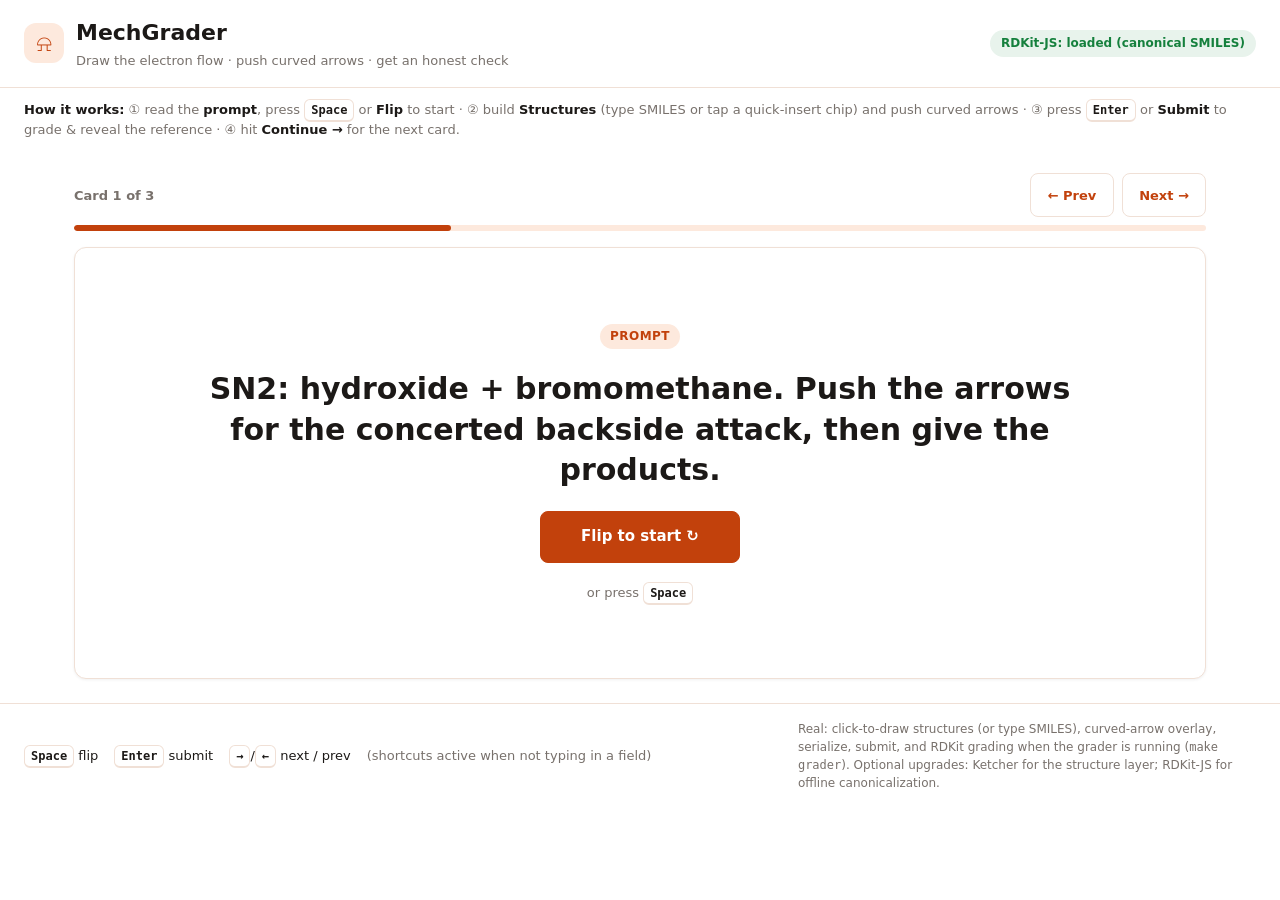
<file: web/mechgrader/index.html>
<!DOCTYPE html>
<html lang="en">
<head>
<meta charset="UTF-8" />
<meta name="viewport" content="width=device-width, initial-scale=1" />
<title>MechGrader — organic mechanism practice</title>
<link rel="stylesheet" href="./app.css" />
<!-- Vendored RDKit-JS (WASM), offline. Defines window.initRDKitModule so the
     editor canonicalizes SMILES in-browser instead of the string fallback. -->
<script src="./vendor/rdkit/RDKit_minimal.js"></script>
</head>
<body>
<header class="topbar">
  <div class="brand">
    <span class="brand-mark" aria-hidden="true">&#9086;</span>
    <div>
      <h1>MechGrader</h1>
      <p class="tagline">Draw the electron flow &middot; push curved arrows &middot; get an honest check</p>
    </div>
  </div>
  <div class="topbar-meta">
    <span id="rdkitStatus" class="badge badge-warn" title="Chemistry engine">RDKit-JS: checking&hellip;</span>
  </div>
</header>

<div class="howto">
  <b>How it works:</b> &#9312; read the <b>prompt</b>, press <kbd>Space</kbd> or <b>Flip</b> to start
  &middot; &#9313; build <b>Structures</b> (type SMILES or tap a quick-insert chip) and push curved
  arrows &middot; &#9314; press <kbd>Enter</kbd> or <b>Submit</b> to grade &amp; reveal the reference
  &middot; &#9315; hit <b>Continue &#8594;</b> for the next card.
</div>

<main class="deck">
  <div class="deck-progress">
    <div class="deck-progress-row">
      <span class="deck-count" id="deckCount">Card 1 of 1</span>
      <div class="deck-nav">
        <button id="prevBtn" class="btn" type="button" aria-label="Previous card">&#8592; Prev</button>
        <button id="nextBtn" class="btn" type="button" aria-label="Next card">Next &#8594;</button>
      </div>
    </div>
    <div class="deck-bar" role="progressbar" aria-label="Deck progress" aria-valuemin="1" aria-valuenow="1">
      <div class="deck-bar-fill" id="deckBarFill"></div>
    </div>
  </div>

  <div class="flashcard" id="flashcard" data-phase="front">
    <div class="flashcard-inner">
      <!-- FRONT: the prompt only -->
      <section class="face face-front" aria-label="Card front — prompt">
        <span class="mech-pin">Prompt</span>
        <p class="prompt-big" id="frontPrompt"></p>
        <button id="flipBtn" class="btn btn-primary flip-btn" type="button">Flip to start &#8635;</button>
        <p class="flip-hint muted">or press <kbd>Space</kbd></p>
      </section>

      <!-- BACK: the working area (editor + outputs), gated by phase -->
      <div class="face face-back" aria-label="Card back — working area">
        <section id="mechEditor" class="editor-col" aria-label="Mechanism editor"></section>

        <aside class="output-col">
          <div class="card panel">
            <div class="panel-head">
              <h2 class="mech-h2">Assembled JSON</h2>
              <span class="panel-hint">updates live</span>
            </div>
            <details class="json-details" open>
              <summary>Mechanism JSON</summary>
              <pre id="jsonBox" class="json-pre">{
  "steps": []
}</pre>
            </details>
          </div>

          <div class="card panel result-panel">
            <div class="panel-head">
              <h2 class="mech-h2">Result</h2>
              <span class="panel-hint">pass / fail</span>
            </div>
            <div id="gradeBox" class="grade-box" aria-live="polite">
              <p class="muted">Press <kbd>Enter</kbd> or click <b>Submit</b> to grade.</p>
            </div>
          </div>

          <div class="card panel reference-panel">
            <div class="panel-head">
              <h2 class="mech-h2">Reference (answer)</h2>
              <button id="flipRefBtn" class="btn btn-ghost" type="button" aria-expanded="true">Hide</button>
            </div>
            <div id="referenceBox" class="reference-box" aria-live="polite"></div>
            <p id="referenceHidden" class="muted" hidden>Hidden. Click <b>Show</b> to compare with the reference.</p>
          </div>

          <div class="continue-bar">
            <button id="restartBtn" class="btn" type="button" title="Reset this card's working area">&#8635; Restart card</button>
            <button id="continueBtn" class="btn btn-primary" type="button">Continue &#8594;</button>
          </div>
        </aside>
      </div>
    </div>
  </div>
</main>

<footer class="footbar">
  <div class="shortcuts" aria-label="Keyboard shortcuts">
    <span><kbd>Space</kbd> flip</span>
    <span><kbd>Enter</kbd> submit</span>
    <span><kbd>&#8594;</kbd>/<kbd>&#8592;</kbd> next / prev</span>
    <span class="muted">(shortcuts active when not typing in a field)</span>
  </div>
  <div class="honesty muted">
    Real: click-to-draw structures (or type SMILES), curved-arrow overlay, serialize, submit,
    and RDKit grading when the grader is running (<code>make grader</code>). Optional upgrades:
    Ketcher for the structure layer; RDKit-JS for offline canonicalization.
  </div>
</footer>

<script type="module">
  // ── Standalone wiring: this is the ONLY page-specific glue. The bundle
  //    (mechanism.js / arrows.js / editor.js / rdkit.js) is embed-ready as-is. ──
  import { MechEditor } from "./editor.js";
  import { loadRDKit, isRDKitReady, gradeAgainstReference } from "./rdkit.js";

  // A "MechCard" = { prompt, reference } where reference is a serialized
  // Mechanism (exactly the grader's JSON shape). These live only on the client
  // here; in a real deployment the reference/answer stays server-side.
  const CARDS = [
    {
      prompt: "SN2: hydroxide + bromomethane. Push the arrows for the concerted backside attack, then give the products.",
      reference: {
        steps: [
          {
            reactants: ["[OH-:1]", "[CH3:2][Br:3]"],
            arrows: [
              { from: "lp:0", to: "atom:1", kind: "curved" },
              { from: "bond:1-2", to: "atom:2", kind: "curved" },
            ],
            products: ["[CH3:2][OH:1]", "[Br-:3]"],
          },
        ],
      },
    },
    {
      prompt: "SN1 (rate-determining step): ionization of tert-butyl bromide. Push the arrow that breaks the C\u2013Br bond, then give the carbocation + bromide.",
      reference: {
        steps: [
          {
            reactants: ["[CH3:1][C:2]([CH3:3])([CH3:4])[Br:5]"],
            arrows: [{ from: "bond:1-4", to: "atom:4", kind: "curved" }],
            products: ["[CH3:1][C+:2]([CH3:3])[CH3:4]", "[Br-:5]"],
          },
        ],
      },
    },
    {
      prompt: "Nucleophilic addition: cyanide + formaldehyde. Push the C\u2013C bond-forming arrow and the C=O \u03c0 arrow, then give the alkoxide.",
      reference: {
        steps: [
          {
            reactants: ["[C-:1]#[N:2]", "[CH2:3]=[O:4]"],
            arrows: [
              { from: "atom:0", to: "atom:2", kind: "curved" },
              { from: "bond:2-3", to: "atom:3", kind: "curved" },
            ],
            products: ["[N:2]#[C:1][CH2:3][O-:4]"],
          },
        ],
      },
    },
  ];

  const N = CARDS.length;
  let current = 0;

  // ── per-card runtime state: each card owns its working area + phase + grade,
  //    so navigating between cards preserves each one's progress. ──
  //    phase ∈ { "front", "back", "graded" }
  const state = CARDS.map((card) => ({
    phase: "front",
    mechanism: startingMechanism(card), // serialized working mechanism
    grade: null,
    error: null,
    refShown: true, // reference auto-revealed on grade; toggleable
  }));

  // Tiny DOM helpers for the result panel.
  function pill(kind, label) {
    const s = document.createElement("span");
    s.className = "badge badge-" + kind;
    s.textContent = label;
    return s;
  }
  function text(t) {
    return document.createTextNode(t);
  }
  function spacer() {
    const s = document.createElement("span");
    s.className = "grow";
    return s;
  }

  // The grade callback seam. Submit calls THIS. It POSTs to the real RDKit
  // grader (chem-grader on :8000, endpoint /mech/grade) for an honest grade, and
  // falls back to the client-side string grader if the server is unreachable
  // (offline). Start the server with:  make grader   (clears :8000, serves this
  // editor at / AND the grader at /mech/grade on :8000).
  // Origin-aware: same-origin when the grader also serves this page (:8000),
  // else fall back to localhost:8000 (dev editor on :5178, or the iOS bundle).
  const GRADER_URL = (location.port === "8000")
    ? "/mech/grade"
    : "http://localhost:8000/mech/grade";
  window.mechgraderGrade = async (mechanism) => {
    const reference = CARDS[current].reference;
    try {
      const res = await fetch(GRADER_URL, {
        method: "POST",
        headers: { "Content-Type": "application/json" },
        body: JSON.stringify({ submission: mechanism, reference }),
      });
      if (!res.ok) throw new Error("server " + res.status);
      const g = await res.json(); // MechGrader grade dict (real RDKit)
      return {
        passed: !!g.passed,
        score: g.score,
        canonical: true,
        engine: "RDKit deterministic grader (server)",
        summary: g.summary || (g.reasons || []).join(" · ") || "graded",
        details: g,
      };
    } catch (e) {
      const g = gradeAgainstReference(mechanism, reference); // offline fallback
      g.engine = (g.engine || "string fallback") + " — server unreachable (start: make grader)";
      return g;
    }
  };

  // Start each card with the reactants prefilled (so the arrow tool is instantly
  // usable) but arrows + products empty — that's the part the student supplies.
  function startingMechanism(card) {
    const step0 = card.reference.steps[0];
    return { steps: [{ reactants: step0.reactants.slice(), arrows: [], products: [] }] };
  }

  // ── DOM refs ──
  const root = document.getElementById("mechEditor");
  const gradeBox = document.getElementById("gradeBox");
  const jsonBox = document.getElementById("jsonBox");
  const referenceBox = document.getElementById("referenceBox");
  const referenceHidden = document.getElementById("referenceHidden");
  const flashcard = document.getElementById("flashcard");
  const frontPrompt = document.getElementById("frontPrompt");
  const deckCount = document.getElementById("deckCount");
  const deckBar = document.querySelector(".deck-bar");
  const deckBarFill = document.getElementById("deckBarFill");
  const prevBtn = document.getElementById("prevBtn");
  const nextBtn = document.getElementById("nextBtn");
  const flipBtn = document.getElementById("flipBtn");
  const continueBtn = document.getElementById("continueBtn");
  const restartBtn = document.getElementById("restartBtn");
  const flipRefBtn = document.getElementById("flipRefBtn");

  // One MechEditor instance lives in the back face for the whole session; each
  // card's working state is swapped in/out of it via editor.reset (see navTo).
  const editor = new MechEditor(root, {
    prompt: CARDS[current].prompt,
    mechanism: state[current].mechanism,
    onSubmit: (mechanism, grade, error) => {
      const cur = state[current];
      cur.mechanism = mechanism; // persist the graded attempt
      cur.grade = grade;
      cur.error = error;
      cur.refShown = true; // GRADE phase reveals the reference for comparison
      cur.phase = "graded";
      render();
    },
    onFlip: () => flip(),
    onNext: () => nextCard(),
  });

  // Keep the assembled JSON live while working: the editor has no change event,
  // so refresh on any interaction inside it (typing SMILES, chips, arrows…).
  function refreshJson() {
    jsonBox.textContent = JSON.stringify(editor.getSerialized(), null, 2);
  }
  root.addEventListener("input", refreshJson);
  root.addEventListener("click", () => setTimeout(refreshJson, 0));

  function renderGrade(grade, error) {
    gradeBox.innerHTML = "";
    if (error) {
      gradeBox.append(pill("err", "\u2717 Error"), text(" " + (error.message || String(error))));
      return;
    }
    if (!grade) {
      gradeBox.innerHTML = "<p class='muted'>Press <kbd>Enter</kbd> or click <b>Submit</b> to grade.</p>";
      return;
    }
    const passed = !!grade.passed;
    const verdict = passed ? pill("ok", "\u2713 Product matches") : pill("err", "\u2717 Product differs");
    const engine = pill(grade.canonical ? "ok" : "warn", grade.engine);
    const line = document.createElement("div");
    line.className = "grade-line " + (passed ? "grade-pass" : "grade-fail");
    line.append(verdict, spacer(), text(`Score ${grade.score}/100`));
    const sum = document.createElement("p");
    sum.className = "grade-summary";
    sum.textContent = grade.summary;
    const eng = document.createElement("p");
    eng.className = "grade-engine muted";
    eng.append(text("engine: "), engine);
    const det = document.createElement("details");
    det.className = "json-details";
    const s = document.createElement("summary");
    s.textContent = "Grade details";
    const pre = document.createElement("pre");
    pre.className = "json-pre";
    pre.textContent = JSON.stringify(grade.details, null, 2);
    det.append(s, pre);
    gradeBox.append(line, sum, eng, det);
  }

  function readableReference(ref) {
    const box = document.createElement("div");
    box.className = "ref-readable";
    (ref.steps || []).forEach((step, i) => {
      const h = document.createElement("h3");
      h.textContent = `Step ${i + 1}`;
      const p = document.createElement("p");
      p.innerHTML =
        `<b>Reactants:</b> ${step.reactants.join("  +  ") || "\u2014"}<br>` +
        `<b>Arrows:</b> ${(step.arrows || []).map((a) => `${a.from}\u2192${a.to}`).join(", ") || "\u2014"}<br>` +
        `<b>Products:</b> ${step.products.join("  +  ") || "\u2014"}`;
      box.append(h, p);
    });
    return box;
  }

  function populateReference() {
    referenceBox.textContent = "";
    const ref = CARDS[current].reference;
    const pre = document.createElement("pre");
    pre.className = "json-pre";
    pre.textContent = JSON.stringify(ref, null, 2);
    referenceBox.appendChild(readableReference(ref));
    referenceBox.appendChild(pre);
  }

  // ── render the whole shell from state[current] ──
  function render() {
    const cur = state[current];
    frontPrompt.textContent = CARDS[current].prompt;
    deckCount.textContent = `Card ${current + 1} of ${N}`;
    deckBarFill.style.width = `${((current + 1) / N) * 100}%`;
    if (deckBar) deckBar.setAttribute("aria-valuenow", String(current + 1));
    flashcard.dataset.phase = cur.phase;
    refreshJson();
    renderGrade(cur.grade, cur.error);
    const showRef = cur.phase === "graded" && cur.refShown !== false;
    referenceBox.hidden = !showRef;
    referenceHidden.hidden = showRef;
    flipRefBtn.textContent = showRef ? "Hide" : "Show";
    flipRefBtn.setAttribute("aria-expanded", String(showRef));
    if (showRef) populateReference();
  }

  // ── 3D flip (front ⟷ working); prefers-reduced-motion → instant swap ──
  const REDUCE = window.matchMedia("(prefers-reduced-motion: reduce)");
  let flipping = false;
  function animateFlip(swap) {
    if (REDUCE.matches || flipping) { swap(); return; }
    flipping = true;
    const inner = flashcard.querySelector(".flashcard-inner");
    flashcard.classList.add("flipping");
    let swapped = false;
    const doSwap = () => { if (!swapped) { swapped = true; swap(); } };
    const timer = setTimeout(doSwap, 190); // swap faces at the edge-on midpoint
    const onEnd = () => {
      clearTimeout(timer);
      doSwap();
      flashcard.classList.remove("flipping");
      inner.removeEventListener("animationend", onEnd);
      flipping = false;
    };
    inner.addEventListener("animationend", onEnd);
  }
  function flip() {
    const cur = state[current];
    const target = cur.phase === "front" ? (cur.grade ? "graded" : "back") : "front";
    animateFlip(() => {
      cur.phase = target;
      render();
    });
  }

  // ── navigation (wraps); saves the current card's work before switching ──
  function navTo(i) {
    state[current].mechanism = editor.getSerialized();
    current = ((i % N) + N) % N;
    editor.reset(CARDS[current].prompt, state[current].mechanism);
    render();
  }
  const nextCard = () => navTo(current + 1);
  const prevCard = () => navTo(current - 1);

  // Explicit restart: reset ONLY the current card's working area (not others).
  function restartCard() {
    state[current] = {
      phase: "back",
      mechanism: startingMechanism(CARDS[current]),
      grade: null,
      error: null,
      refShown: true,
    };
    editor.reset(CARDS[current].prompt, state[current].mechanism);
    render();
  }

  // ── controls ──
  flipBtn.addEventListener("click", () => flip());
  prevBtn.addEventListener("click", () => prevCard());
  nextBtn.addEventListener("click", () => nextCard());
  continueBtn.addEventListener("click", () => nextCard());
  restartBtn.addEventListener("click", () => restartCard());
  flipRefBtn.addEventListener("click", () => {
    const cur = state[current];
    cur.refShown = !(cur.refShown !== false);
    render();
  });

  // ── keyboard: Space=flip, Enter=submit/grade, →/N=next, ←=prev ──
  document.addEventListener("keydown", (e) => {
    const t = e.target;
    const tag = t && t.tagName ? t.tagName.toLowerCase() : "";
    const typing = tag === "input" || tag === "textarea" || tag === "select" || (t && t.isContentEditable);
    if (typing || e.metaKey || e.ctrlKey || e.altKey) return;
    if (e.code === "Space") {
      e.preventDefault();
      flip();
    } else if (e.key === "Enter") {
      e.preventDefault();
      if (state[current].phase === "front") flip();
      else editor.submit();
    } else if (e.key === "ArrowRight" || e.key === "n" || e.key === "N") {
      e.preventDefault();
      nextCard();
    } else if (e.key === "ArrowLeft") {
      e.preventDefault();
      prevCard();
    }
  });

  // ── optional: try to bring up real RDKit-JS from an offline mirror. It is not
  //    vendored here, so this is EXPECTED to fail -> we stay on the honest
  //    string fallback and say so. ──
  const rdkitStatus = document.getElementById("rdkitStatus");
  (async () => {
    try {
      await loadRDKit();
      rdkitStatus.className = "badge badge-ok";
      rdkitStatus.textContent = "RDKit-JS: loaded (canonical SMILES)";
    } catch (_) {
      rdkitStatus.className = "badge badge-warn";
      rdkitStatus.textContent = "RDKit-JS: not loaded \u2014 string fallback";
      rdkitStatus.title = "Vendor @rdkit/rdkit offline to enable canonical matching (see rdkit.js seam).";
    }
  })();

  // ── init ──
  if (deckBar) deckBar.setAttribute("aria-valuemax", String(N));
  render();
</script>
</body>
</html>
</file>
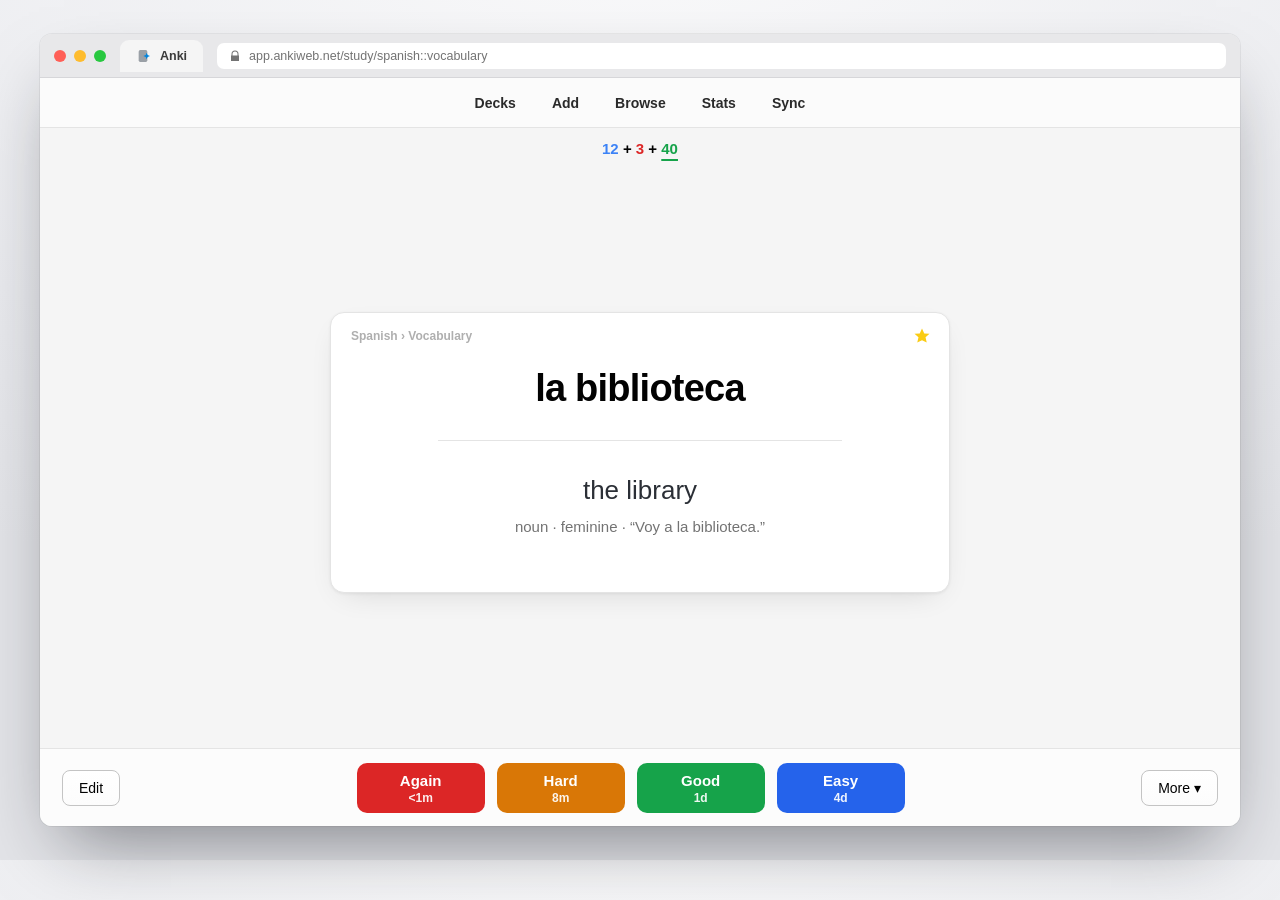
<file: mockups/desktop-review.html>
<!DOCTYPE html>
<html lang="en">
<head>
<meta charset="UTF-8" />
<title>Anki — desktop reviewer</title>
<style>
  :root {
    --canvas:#f5f5f5; --elevated:#fff; --overlay:#fcfcfc; --fg:#020202;
    --fg-subtle:#737373; --fg-faint:#afafaf; --border:#c4c4c4; --border-subtle:#e4e4e4;
    --blue:#3b82f6; --blue-deep:#2563eb; --new:#3b82f6; --learn:#dc2626; --due:#16a34a;
  }
  * { box-sizing:border-box; margin:0; padding:0; -webkit-font-smoothing:antialiased; }
  html, body { width:1280px; height:860px; font-family:"Helvetica Neue",Helvetica,system-ui,sans-serif;
    background:radial-gradient(1400px 700px at 50% -10%, #fbfbfc,#e9eaee 70%,#e3e4e8 100%); color:var(--fg); font-size:15px; }
  .board { padding:34px 40px; }
  .window { width:1200px; height:792px; background:var(--canvas); border-radius:12px; overflow:hidden;
    box-shadow:0 34px 70px -24px rgba(20,22,30,.5),0 0 0 1px rgba(0,0,0,.06); display:flex; flex-direction:column; }
  .chrome { height:44px; background:#e8e8ea; border-bottom:1px solid #d6d6d9; display:flex; align-items:center; padding:0 14px; gap:14px; flex:none; }
  .lights { display:flex; gap:8px; } .lights i{width:12px;height:12px;border-radius:50%;display:block;}
  .lights .r{background:#ff5f57} .lights .y{background:#febc2e} .lights .g{background:#28c840}
  .tab-chip{background:var(--canvas);border-radius:9px 9px 0 0;padding:8px 16px;font-size:12.5px;font-weight:600;color:#3a3a3a;display:flex;align-items:center;gap:8px;margin-bottom:-1px;}
  .star{width:16px;height:16px;}
  .urlbar{flex:1;height:26px;background:#fff;border-radius:7px;display:flex;align-items:center;gap:8px;padding:0 12px;font-size:12.5px;color:var(--fg-subtle);}
  .toolbar{height:50px;flex:none;display:flex;align-items:center;justify-content:center;gap:4px;position:relative;background:rgba(252,252,252,.85);backdrop-filter:blur(20px);border-bottom:1px solid var(--border-subtle);}
  .hitem{padding:6px 16px;font-weight:700;font-size:14px;color:#2a2a2a;border-radius:8px;display:flex;align-items:center;gap:7px;}
  .hitem.active{color:var(--blue-deep);}

  .rev-counts-bar{flex:none;text-align:center;padding:12px 0 0;font-size:15px;font-weight:700;font-variant-numeric:tabular-nums;}
  .rev-counts-bar .u{text-decoration:underline;text-underline-offset:5px;text-decoration-thickness:2px;}
  .stage{flex:1;display:flex;align-items:center;justify-content:center;padding:10px 40px;}
  .card{width:620px;background:#fff;border:1px solid var(--border-subtle);border-radius:14px;padding:54px 40px;text-align:center;
    box-shadow:0 1px 3px rgba(20,20,20,.06),0 10px 30px -14px rgba(20,20,20,.16);position:relative;}
  .card-crumb{position:absolute;top:16px;left:20px;font-size:12px;font-weight:600;color:var(--fg-faint);}
  .card-mark{position:absolute;top:14px;right:18px;color:#facc15;}
  .q{font-size:38px;font-weight:700;letter-spacing:-0.02em;}
  .divider{height:1px;background:var(--border-subtle);margin:30px auto;width:75%;}
  .a{font-size:26px;color:#2b2f36;line-height:1.5;}
  .a small{display:block;font-size:15px;color:var(--fg-subtle);margin-top:6px;}

  .bottombar{flex:none;height:78px;border-top:1px solid var(--border-subtle);background:var(--overlay);display:flex;align-items:center;padding:0 22px;gap:16px;}
  .btn{padding:9px 16px;border-radius:8px;font-size:14px;font-weight:500;border:1px solid var(--border);background:linear-gradient(#fff,#fcfcfc);color:var(--fg);}
  .answers{flex:1;display:flex;justify-content:center;gap:12px;}
  .abtn{width:128px;border-radius:10px;padding:9px 0 8px;color:#fff;text-align:center;}
  .abtn .lab{font-size:15px;font-weight:700;} .abtn .iv{font-size:12px;font-weight:600;opacity:.92;margin-top:2px;}
  .abtn.again{background:#dc2626;} .abtn.hard{background:#d97706;} .abtn.good{background:#16a34a;} .abtn.easy{background:#2563eb;}
  .muted{color:var(--fg-subtle);font-size:13px;}
</style>
</head>
<body>
<div class="board">
  <div class="window">
    <div class="chrome">
      <div class="lights"><i class="r"></i><i class="y"></i><i class="g"></i></div>
      <div class="tab-chip">
        <svg class="star" viewBox="0 0 24 24"><rect x="4" y="3" width="13" height="18" rx="2.5" fill="#9aa0a6"/><path d="M16 7l1.4 3.4L21 12l-3.6 1.6L16 17l-1.4-3.4L11 12l3.6-1.6z" fill="#0084dd"/></svg>
        Anki
      </div>
      <div class="urlbar">
        <svg width="12" height="12" viewBox="0 0 24 24" fill="#737373"><path d="M12 1a7 7 0 00-7 7v3H4v11h16V11h-1V8a7 7 0 00-7-7zm0 2a5 5 0 015 5v3H7V8a5 5 0 015-5z"/></svg>
        app.ankiweb.net/study/spanish::vocabulary
      </div>
    </div>
    <div class="toolbar">
      <span class="hitem">Decks</span><span class="hitem">Add</span><span class="hitem">Browse</span><span class="hitem">Stats</span><span class="hitem">Sync</span>
    </div>

    <div class="rev-counts-bar">
      <span style="color:var(--new)">12</span> + <span style="color:var(--learn)">3</span> + <span class="u" style="color:var(--due)">40</span>
    </div>

    <div class="stage">
      <div class="card">
        <div class="card-crumb">Spanish › Vocabulary</div>
        <div class="card-mark"><svg width="18" height="18" viewBox="0 0 24 24" fill="currentColor"><path d="M12 2l3 6.5 7 .6-5.3 4.6 1.6 6.9L12 17.8 5.7 20.6l1.6-6.9L2 9.1l7-.6z"/></svg></div>
        <div class="q">la biblioteca</div>
        <div class="divider"></div>
        <div class="a">the library <small>noun · feminine · “Voy a la biblioteca.”</small></div>
      </div>
    </div>

    <div class="bottombar">
      <span class="btn">Edit</span>
      <div class="answers">
        <div class="abtn again"><div class="lab">Again</div><div class="iv">&lt;1m</div></div>
        <div class="abtn hard"><div class="lab">Hard</div><div class="iv">8m</div></div>
        <div class="abtn good"><div class="lab">Good</div><div class="iv">1d</div></div>
        <div class="abtn easy"><div class="lab">Easy</div><div class="iv">4d</div></div>
      </div>
      <span class="btn">More ▾</span>
    </div>
  </div>
</div>
</body>
</html>
</file>
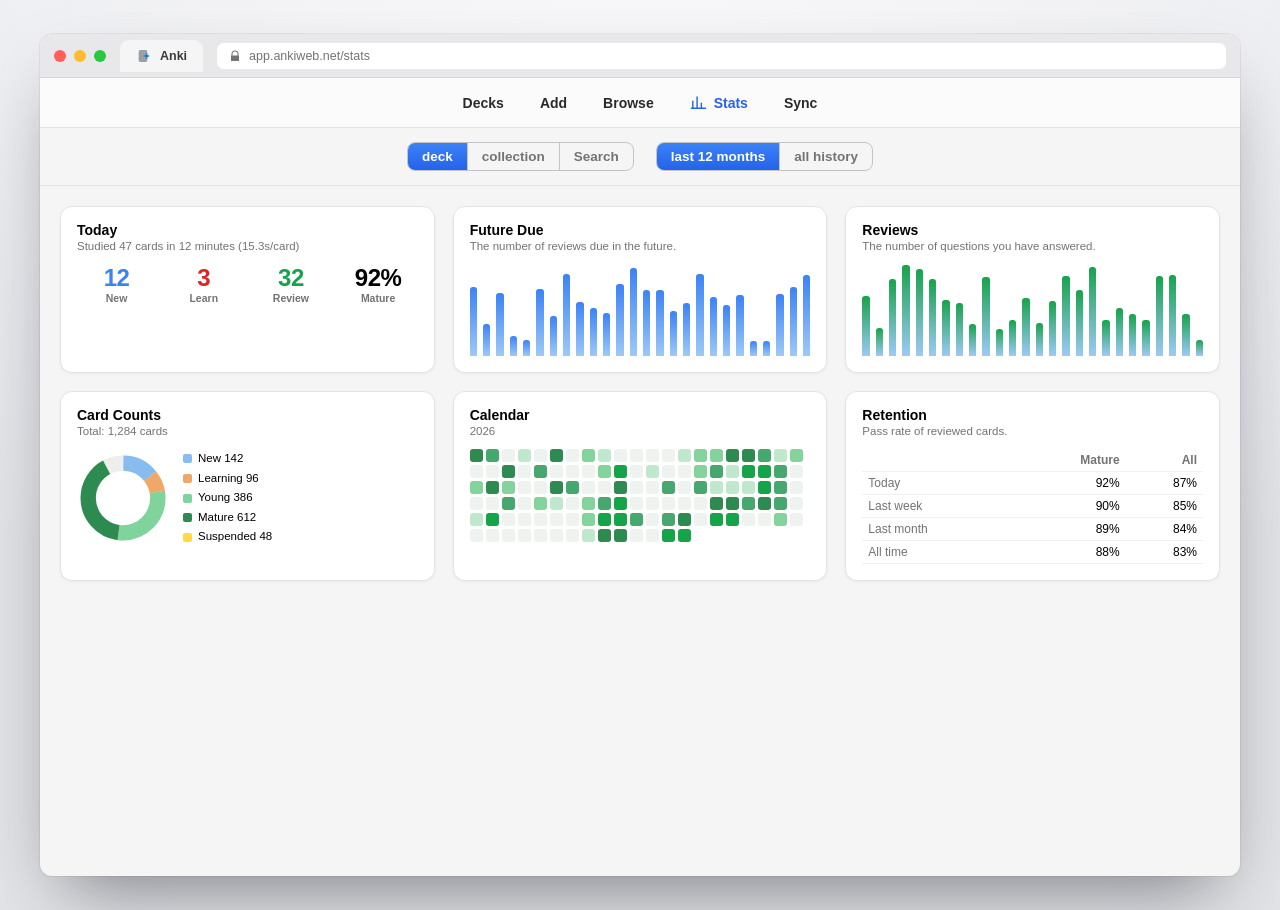
<file: mockups/desktop-stats.html>
<!DOCTYPE html>
<html lang="en">
<head>
<meta charset="UTF-8" />
<title>Anki — desktop statistics</title>
<style>
  :root {
    --canvas:#f5f5f5; --elevated:#fff; --overlay:#fcfcfc; --fg:#020202;
    --fg-subtle:#737373; --fg-faint:#afafaf; --border:#c4c4c4; --border-subtle:#e4e4e4;
    --blue:#3b82f6; --blue-deep:#2563eb; --new:#3b82f6; --learn:#dc2626; --due:#16a34a;
  }
  * { box-sizing:border-box; margin:0; padding:0; -webkit-font-smoothing:antialiased; }
  html, body { width:1280px; height:910px; font-family:"Helvetica Neue",Helvetica,system-ui,sans-serif;
    background:radial-gradient(1400px 700px at 50% -10%, #fbfbfc,#e9eaee 70%,#e3e4e8 100%); color:var(--fg); font-size:15px; }
  .board { padding:34px 40px; }
  .window { width:1200px; height:842px; background:var(--canvas); border-radius:12px; overflow:hidden;
    box-shadow:0 34px 70px -24px rgba(20,22,30,.5),0 0 0 1px rgba(0,0,0,.06); display:flex; flex-direction:column; }
  .chrome { height:44px; background:#e8e8ea; border-bottom:1px solid #d6d6d9; display:flex; align-items:center; padding:0 14px; gap:14px; flex:none; }
  .lights { display:flex; gap:8px; } .lights i{width:12px;height:12px;border-radius:50%;display:block;}
  .lights .r{background:#ff5f57} .lights .y{background:#febc2e} .lights .g{background:#28c840}
  .tab-chip{background:var(--canvas);border-radius:9px 9px 0 0;padding:8px 16px;font-size:12.5px;font-weight:600;color:#3a3a3a;display:flex;align-items:center;gap:8px;margin-bottom:-1px;}
  .star{width:16px;height:16px;}
  .urlbar{flex:1;height:26px;background:#fff;border-radius:7px;display:flex;align-items:center;gap:8px;padding:0 12px;font-size:12.5px;color:var(--fg-subtle);}
  .toolbar{height:50px;flex:none;display:flex;align-items:center;justify-content:center;gap:4px;position:relative;background:rgba(252,252,252,.85);backdrop-filter:blur(20px);border-bottom:1px solid var(--border-subtle);}
  .hitem{padding:6px 16px;font-weight:700;font-size:14px;color:#2a2a2a;border-radius:8px;display:flex;align-items:center;gap:7px;}
  .hitem.active{color:var(--blue-deep);}

  .rangebox{flex:none;display:flex;align-items:center;justify-content:center;gap:22px;padding:14px 0;border-bottom:1px solid var(--border-subtle);font-size:13.5px;}
  .seg{display:flex;border:1px solid var(--border);border-radius:8px;overflow:hidden;}
  .seg span{padding:6px 14px;font-weight:600;color:var(--fg-subtle);border-right:1px solid var(--border);}
  .seg span:last-child{border-right:none;}
  .seg span.on{background:linear-gradient(var(--blue),var(--blue-deep));color:#fff;}

  .grid{flex:1;overflow:hidden;padding:20px;display:grid;grid-template-columns:repeat(3,1fr);gap:18px;align-content:start;}
  .gcard{background:#fff;border:1px solid var(--border-subtle);border-radius:12px;padding:15px 16px 16px;box-shadow:0 1px 3px rgba(20,20,20,.05);}
  .gtitle{font-size:14px;font-weight:700;}
  .gdesc{font-size:11.5px;color:var(--fg-subtle);margin:2px 0 12px;}

  .today-grid{display:flex;gap:8px;margin-top:4px;}
  .tc{flex:1;text-align:center;} .tn{font-size:24px;font-weight:800;font-variant-numeric:tabular-nums;letter-spacing:-.02em;} .tl{font-size:10.5px;color:var(--fg-subtle);font-weight:600;}

  .bars{display:flex;align-items:flex-end;gap:6px;height:92px;}
  .bars > i{flex:1;border-radius:3px 3px 0 0;}

  .donut-wrap{display:flex;align-items:center;gap:14px;}
  .legend{font-size:11.5px;line-height:1.7;}
  .legend b{display:inline-block;width:9px;height:9px;border-radius:2px;margin-right:6px;vertical-align:middle;}

  .heat{display:flex;flex-wrap:wrap;gap:3px;}
  .heat > i{width:13px;height:13px;border-radius:3px;}

  table.ret{width:100%;border-collapse:collapse;font-size:12px;}
  table.ret th,table.ret td{text-align:right;padding:4px 6px;border-bottom:1px solid #f0f0f0;}
  table.ret th:first-child,table.ret td:first-child{text-align:left;color:var(--fg-subtle);}
  table.ret thead th{color:var(--fg-subtle);font-weight:600;}
</style>
</head>
<body>
<div class="board">
  <div class="window">
    <div class="chrome">
      <div class="lights"><i class="r"></i><i class="y"></i><i class="g"></i></div>
      <div class="tab-chip">
        <svg class="star" viewBox="0 0 24 24"><rect x="4" y="3" width="13" height="18" rx="2.5" fill="#9aa0a6"/><path d="M16 7l1.4 3.4L21 12l-3.6 1.6L16 17l-1.4-3.4L11 12l3.6-1.6z" fill="#0084dd"/></svg>
        Anki
      </div>
      <div class="urlbar">
        <svg width="12" height="12" viewBox="0 0 24 24" fill="#737373"><path d="M12 1a7 7 0 00-7 7v3H4v11h16V11h-1V8a7 7 0 00-7-7zm0 2a5 5 0 015 5v3H7V8a5 5 0 015-5z"/></svg>
        app.ankiweb.net/stats
      </div>
    </div>
    <div class="toolbar">
      <span class="hitem">Decks</span><span class="hitem">Add</span><span class="hitem">Browse</span><span class="hitem active"><svg width="17" height="17" viewBox="0 0 24 24" fill="none" stroke="currentColor" stroke-width="2" stroke-linecap="round"><path d="M4 20V10M10 20V4M16 20v-7M22 20H2"/></svg>Stats</span><span class="hitem">Sync</span>
    </div>

    <div class="rangebox">
      <div class="seg"><span class="on">deck</span><span>collection</span><span>Search</span></div>
      <div class="seg"><span class="on">last 12 months</span><span>all history</span></div>
    </div>

    <div class="grid">
      <!-- Today -->
      <div class="gcard">
        <div class="gtitle">Today</div>
        <div class="gdesc">Studied 47 cards in 12 minutes (15.3s/card)</div>
        <div class="today-grid">
          <div class="tc"><div class="tn" style="color:var(--new)">12</div><div class="tl">New</div></div>
          <div class="tc"><div class="tn" style="color:var(--learn)">3</div><div class="tl">Learn</div></div>
          <div class="tc"><div class="tn" style="color:var(--due)">32</div><div class="tl">Review</div></div>
          <div class="tc"><div class="tn">92%</div><div class="tl">Mature</div></div>
        </div>
      </div>

      <!-- Future Due -->
      <div class="gcard">
        <div class="gtitle">Future Due</div>
        <div class="gdesc">The number of reviews due in the future.</div>
        <div class="bars" id="future"></div>
      </div>

      <!-- Reviews -->
      <div class="gcard">
        <div class="gtitle">Reviews</div>
        <div class="gdesc">The number of questions you have answered.</div>
        <div class="bars" id="reviews"></div>
      </div>

      <!-- Card Counts donut -->
      <div class="gcard">
        <div class="gtitle">Card Counts</div>
        <div class="gdesc">Total: 1,284 cards</div>
        <div class="donut-wrap">
          <svg width="92" height="92" viewBox="0 0 42 42">
            <circle cx="21" cy="21" r="15.9" fill="none" stroke="#eee" stroke-width="7"/>
            <circle cx="21" cy="21" r="15.9" fill="none" stroke="#86bcf0" stroke-width="7" stroke-dasharray="14 86" stroke-dashoffset="25"/>
            <circle cx="21" cy="21" r="15.9" fill="none" stroke="#f0a868" stroke-width="7" stroke-dasharray="8 92" stroke-dashoffset="11"/>
            <circle cx="21" cy="21" r="15.9" fill="none" stroke="#7fd39b" stroke-width="7" stroke-dasharray="30 70" stroke-dashoffset="3"/>
            <circle cx="21" cy="21" r="15.9" fill="none" stroke="#2e8b50" stroke-width="7" stroke-dasharray="40 60" stroke-dashoffset="-27"/>
          </svg>
          <div class="legend">
            <div><b style="background:#86bcf0"></b>New 142</div>
            <div><b style="background:#f0a868"></b>Learning 96</div>
            <div><b style="background:#7fd39b"></b>Young 386</div>
            <div><b style="background:#2e8b50"></b>Mature 612</div>
            <div><b style="background:#FFDC41"></b>Suspended 48</div>
          </div>
        </div>
      </div>

      <!-- Calendar -->
      <div class="gcard">
        <div class="gtitle">Calendar</div>
        <div class="gdesc">2026</div>
        <div class="heat" id="heat"></div>
      </div>

      <!-- Retention -->
      <div class="gcard">
        <div class="gtitle">Retention</div>
        <div class="gdesc">Pass rate of reviewed cards.</div>
        <table class="ret">
          <thead><tr><th></th><th>Mature</th><th>All</th></tr></thead>
          <tbody>
            <tr><td>Today</td><td>92%</td><td>87%</td></tr>
            <tr><td>Last week</td><td>90%</td><td>85%</td></tr>
            <tr><td>Last month</td><td>89%</td><td>84%</td></tr>
            <tr><td>All time</td><td>88%</td><td>83%</td></tr>
          </tbody>
        </table>
      </div>
    </div>
  </div>
</div>
<script>
  function fill(id, color, n, grad){ const el=document.getElementById(id); for(let i=0;i<n;i++){ const b=document.createElement('i'); b.style.height=(15+Math.random()*85)+'%'; b.style.background=grad?('linear-gradient('+color+',#9ec9f7)'):color; el.appendChild(b);} }
  fill('future', '#3b82f6', 26, true);
  fill('reviews', '#16a34a', 26, true);
  const heat=document.getElementById('heat'); const shades=['#eef3f0','#bfe8cc','#84d39c','#46a86c','#2e8b50','#16a34a'];
  for(let i=0;i<119;i++){ const d=document.createElement('i'); const r=Math.random(); d.style.background=r<.4?shades[0]:shades[Math.min(5,1+Math.floor(Math.random()*5))]; heat.appendChild(d); }
</script>
</body>
</html>
</file>
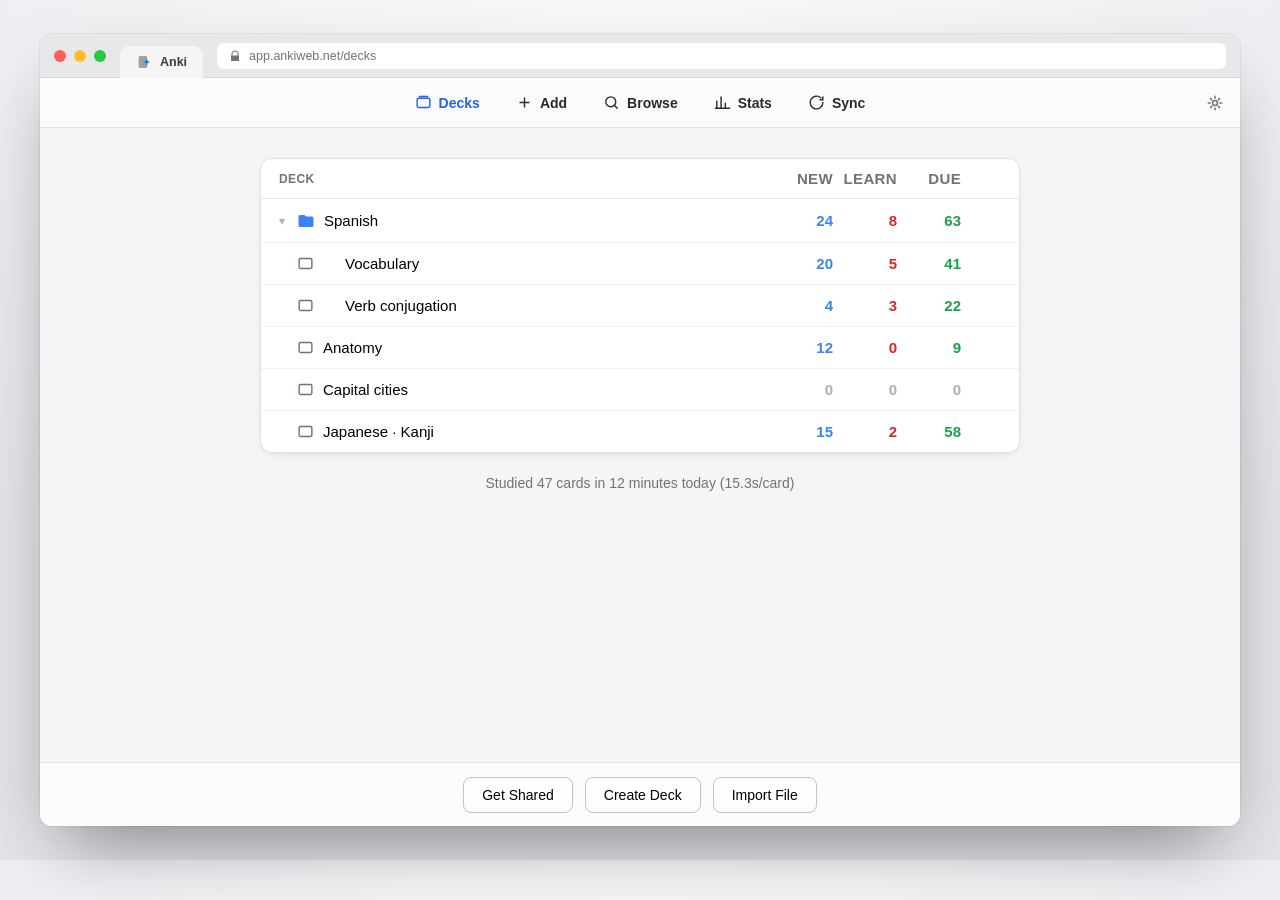
<file: mockups/desktop.html>
<!DOCTYPE html>
<html lang="en">
<head>
<meta charset="UTF-8" />
<title>Anki — desktop web</title>
<style>
  :root {
    --canvas: #f5f5f5;
    --elevated: #ffffff;
    --overlay: #fcfcfc;
    --fg: #020202;
    --fg-subtle: #737373;
    --fg-faint: #afafaf;
    --border: #c4c4c4;
    --border-subtle: #e4e4e4;
    --blue: #3b82f6;
    --blue-deep: #2563eb;
    --link: #1d4ed8;
    --new: #3b82f6;
    --learn: #dc2626;
    --due: #16a34a;
  }
  * { box-sizing: border-box; margin: 0; padding: 0; -webkit-font-smoothing: antialiased; }
  html, body {
    width: 1280px; height: 860px;
    font-family: "Helvetica Neue", Helvetica, system-ui, -apple-system, "Segoe UI", sans-serif;
    background: radial-gradient(1400px 700px at 50% -10%, #fbfbfc, #e9eaee 70%, #e3e4e8 100%);
    color: var(--fg); font-size: 15px;
  }
  .board { padding: 34px 40px; }

  /* browser window */
  .window { width: 1200px; height: 792px; background: var(--canvas); border-radius: 12px; overflow: hidden;
    box-shadow: 0 34px 70px -24px rgba(20,22,30,.5), 0 0 0 1px rgba(0,0,0,.06); display:flex; flex-direction:column; }
  .chrome { height: 44px; background: #e8e8ea; border-bottom: 1px solid #d6d6d9; display:flex; align-items:center; padding: 0 14px; gap: 14px; flex:none; }
  .lights { display:flex; gap: 8px; }
  .lights i { width: 12px; height: 12px; border-radius: 50%; display:block; }
  .lights .r{background:#ff5f57} .lights .y{background:#febc2e} .lights .g{background:#28c840}
  .tabstrip { display:flex; align-items:flex-end; gap:6px; height:100%; }
  .tab-chip { background: var(--canvas); border-radius: 9px 9px 0 0; padding: 8px 16px; font-size: 12.5px; font-weight:600; color:#3a3a3a; display:flex; align-items:center; gap:8px; margin-bottom:-1px; }
  .urlbar { flex:1; height: 26px; background:#fff; border-radius: 7px; display:flex; align-items:center; gap:8px; padding: 0 12px; font-size: 12.5px; color: var(--fg-subtle); }

  /* anki toolbar */
  .toolbar { height: 50px; flex:none; display:flex; align-items:center; justify-content:center; gap: 4px; position: relative;
    background: rgba(252,252,252,.85); backdrop-filter: blur(20px); border-bottom: 1px solid var(--border-subtle); }
  .hitem { padding: 6px 16px; font-weight: 700; font-size: 14px; color: #2a2a2a; border-radius: 8px; display:flex; align-items:center; gap:7px; }
  .hitem.active { color: var(--blue-deep); }
  .hitem svg { display:block; }
  .tb-right { position:absolute; right: 16px; display:flex; align-items:center; gap: 12px; color: var(--fg-subtle); }

  .main { flex:1; overflow:hidden; padding: 30px 0 0; display:flex; flex-direction:column; align-items:center; }
  .content { width: 760px; }

  .deck-table { background:#fff; border:1px solid var(--border-subtle); border-radius: 12px; overflow:hidden;
    box-shadow: 0 1px 3px rgba(20,20,20,.06), 0 6px 18px -10px rgba(20,20,20,.12); }
  .th { display:flex; align-items:center; padding: 11px 18px; font-size: 12px; font-weight: 700; letter-spacing:.03em; text-transform:uppercase; color: var(--fg-subtle); border-bottom:1px solid var(--border-subtle); }
  .th .col-deck { flex:1; }
  .th .col-n { width: 64px; text-align:right; }
  .th .col-gear { width: 40px; }
  .drow { display:flex; align-items:center; padding: 12px 18px; position: relative; }
  .drow + .drow { border-top:1px solid #f0f0f0; }
  .drow:hover { background: #f7f9fc; }
  .drow:hover .gear { opacity: 1; }
  .twisty { width: 18px; color: var(--fg-faint); font-size: 12px; flex:none; }
  .col-deck { flex:1; display:flex; align-items:center; gap: 9px; }
  .d-ic { color:#6b7280; display:flex; }
  .d-ic.f { color: var(--blue); }
  .dname { font-size: 15px; font-weight: 500; }
  .dname.indent { padding-left: 22px; }
  .col-n { width:64px; text-align:right; font-variant-numeric:tabular-nums; font-weight:700; font-size:15px; }
  .nnew{color:var(--new)} .nlearn{color:var(--learn)} .ndue{color:var(--due)} .nz{color:var(--fg-faint)}
  .col-gear { width:40px; text-align:right; }
  .gear { opacity:0; transition: opacity .15s; color: var(--fg-faint); }

  .studied { text-align:center; color: var(--fg-subtle); font-size: 14px; margin: 22px 0 4px; }

  .bottombar { flex:none; height: 64px; border-top:1px solid var(--border-subtle); background: var(--overlay); display:flex; align-items:center; justify-content:center; gap: 12px; }
  .btn { padding: 9px 18px; border-radius: 8px; font-size: 14px; font-weight: 500; border:1px solid var(--border); background: linear-gradient(#ffffff,#fcfcfc); color: var(--fg); }
  .btn.primary { background: linear-gradient(var(--blue), var(--blue-deep)); color:#fff; border-color: transparent; }

  .star { width:16px;height:16px; }
</style>
</head>
<body>
<div class="board">
  <div class="window">
    <!-- browser chrome -->
    <div class="chrome">
      <div class="lights"><i class="r"></i><i class="y"></i><i class="g"></i></div>
      <div class="tabstrip">
        <div class="tab-chip">
          <svg class="star" viewBox="0 0 24 24"><rect x="4" y="3" width="13" height="18" rx="2.5" fill="#9aa0a6"/><path d="M16 7l1.4 3.4L21 12l-3.6 1.6L16 17l-1.4-3.4L11 12l3.6-1.6z" fill="#0084dd"/></svg>
          Anki
        </div>
      </div>
      <div class="urlbar">
        <svg width="12" height="12" viewBox="0 0 24 24" fill="#737373"><path d="M12 1a7 7 0 00-7 7v3H4v11h16V11h-1V8a7 7 0 00-7-7zm0 2a5 5 0 015 5v3H7V8a5 5 0 015-5z"/></svg>
        app.ankiweb.net/decks
      </div>
    </div>

    <!-- anki toolbar -->
    <div class="toolbar">
      <span class="hitem active"><svg width="17" height="17" viewBox="0 0 24 24" fill="none" stroke="currentColor" stroke-width="2"><rect x="3" y="6" width="18" height="13" rx="2"/><path d="M6 3.5h12" stroke-linecap="round"/></svg>Decks</span>
      <span class="hitem"><svg width="17" height="17" viewBox="0 0 24 24" fill="currentColor"><path d="M11 5h2v6h6v2h-6v6h-2v-6H5v-2h6z"/></svg>Add</span>
      <span class="hitem"><svg width="17" height="17" viewBox="0 0 24 24" fill="none" stroke="currentColor" stroke-width="2" stroke-linecap="round"><circle cx="11" cy="11" r="7"/><path d="M20 20l-4-4"/></svg>Browse</span>
      <span class="hitem"><svg width="17" height="17" viewBox="0 0 24 24" fill="none" stroke="currentColor" stroke-width="2" stroke-linecap="round"><path d="M4 20V10M10 20V4M16 20v-7M22 20H2"/></svg>Stats</span>
      <span class="hitem"><svg width="17" height="17" viewBox="0 0 24 24" fill="none" stroke="currentColor" stroke-width="2" stroke-linecap="round"><path d="M21 12a9 9 0 11-3-6.7M21 4v4h-4"/></svg>Sync</span>
      <span class="tb-right">
        <svg width="18" height="18" viewBox="0 0 24 24" fill="none" stroke="currentColor" stroke-width="2"><circle cx="12" cy="12" r="3.2"/><path d="M12 3v2.5M12 18.5V21M21 12h-2.5M5.5 12H3M18 6l-1.8 1.8M7.8 16.2 6 18M18 18l-1.8-1.8M7.8 7.8 6 6" stroke-linecap="round"/></svg>
      </span>
    </div>

    <!-- main -->
    <div class="main">
      <div class="content">
        <div class="deck-table">
          <div class="th"><span class="col-deck">Deck</span><span class="col-n">New</span><span class="col-n">Learn</span><span class="col-n">Due</span><span class="col-gear"></span></div>

          <div class="drow">
            <span class="twisty">▾</span>
            <span class="col-deck"><span class="d-ic f"><svg width="18" height="18" viewBox="0 0 24 24" fill="currentColor"><path d="M10 4H4a2 2 0 00-2 2v12a2 2 0 002 2h16a2 2 0 002-2V8a2 2 0 00-2-2h-8z"/></svg></span><span class="dname">Spanish</span></span>
            <span class="col-n nnew">24</span><span class="col-n nlearn">8</span><span class="col-n ndue">63</span>
            <span class="col-gear"><span class="gear"><svg width="16" height="16" viewBox="0 0 24 24" fill="none" stroke="currentColor" stroke-width="2"><circle cx="12" cy="12" r="3"/><path d="M19 12a7 7 0 00-.1-1l2-1.5-2-3.4-2.3 1a7 7 0 00-1.7-1l-.3-2.6H10.4l-.3 2.6a7 7 0 00-1.7 1l-2.3-1-2 3.4 2 1.5a7 7 0 000 2l-2 1.5 2 3.4 2.3-1a7 7 0 001.7 1l.3 2.6h4.2l.3-2.6a7 7 0 001.7-1l2.3 1 2-3.4-2-1.5a7 7 0 00.1-1z"/></svg></span></span>
          </div>
          <div class="drow">
            <span class="twisty"></span>
            <span class="col-deck"><span class="d-ic"><svg width="17" height="17" viewBox="0 0 24 24" fill="none" stroke="currentColor" stroke-width="2"><rect x="3" y="5" width="18" height="14" rx="2"/></svg></span><span class="dname indent">Vocabulary</span></span>
            <span class="col-n nnew">20</span><span class="col-n nlearn">5</span><span class="col-n ndue">41</span>
            <span class="col-gear"></span>
          </div>
          <div class="drow">
            <span class="twisty"></span>
            <span class="col-deck"><span class="d-ic"><svg width="17" height="17" viewBox="0 0 24 24" fill="none" stroke="currentColor" stroke-width="2"><rect x="3" y="5" width="18" height="14" rx="2"/></svg></span><span class="dname indent">Verb conjugation</span></span>
            <span class="col-n nnew">4</span><span class="col-n nlearn">3</span><span class="col-n ndue">22</span>
            <span class="col-gear"></span>
          </div>
          <div class="drow">
            <span class="twisty"></span>
            <span class="col-deck"><span class="d-ic"><svg width="17" height="17" viewBox="0 0 24 24" fill="none" stroke="currentColor" stroke-width="2"><rect x="3" y="5" width="18" height="14" rx="2"/></svg></span><span class="dname">Anatomy</span></span>
            <span class="col-n nnew">12</span><span class="col-n nlearn">0</span><span class="col-n ndue">9</span>
            <span class="col-gear"></span>
          </div>
          <div class="drow">
            <span class="twisty"></span>
            <span class="col-deck"><span class="d-ic"><svg width="17" height="17" viewBox="0 0 24 24" fill="none" stroke="currentColor" stroke-width="2"><rect x="3" y="5" width="18" height="14" rx="2"/></svg></span><span class="dname">Capital cities</span></span>
            <span class="col-n nz">0</span><span class="col-n nz">0</span><span class="col-n nz">0</span>
            <span class="col-gear"></span>
          </div>
          <div class="drow">
            <span class="twisty"></span>
            <span class="col-deck"><span class="d-ic"><svg width="17" height="17" viewBox="0 0 24 24" fill="none" stroke="currentColor" stroke-width="2"><rect x="3" y="5" width="18" height="14" rx="2"/></svg></span><span class="dname">Japanese · Kanji</span></span>
            <span class="col-n nnew">15</span><span class="col-n nlearn">2</span><span class="col-n ndue">58</span>
            <span class="col-gear"></span>
          </div>
        </div>
        <div class="studied">Studied 47 cards in 12 minutes today (15.3s/card)</div>
      </div>
    </div>

    <!-- bottom -->
    <div class="bottombar">
      <span class="btn">Get Shared</span>
      <span class="btn">Create Deck</span>
      <span class="btn">Import File</span>
    </div>
  </div>
</div>
</body>
</html>
</file>
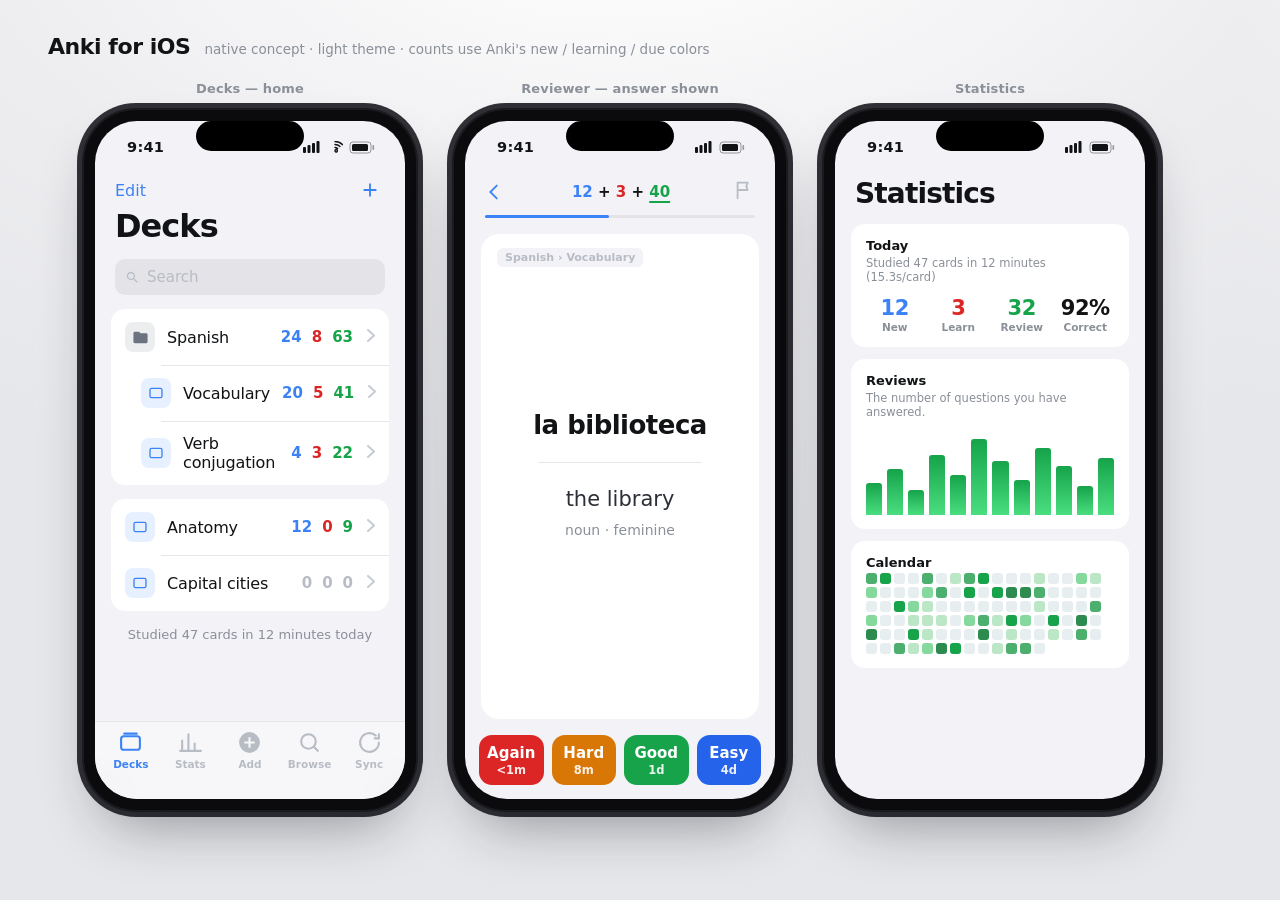
<file: mockups/ios.html>
<!DOCTYPE html>
<html lang="en">
<head>
<meta charset="UTF-8" />
<title>Anki — iOS concept</title>
<style>
  :root {
    --canvas: #f5f5f5;
    --elevated: #ffffff;
    --fg: #111315;
    --fg-subtle: #8a8f98;
    --fg-faint: #b8bcc4;
    --border-subtle: #e8e9ec;
    --blue: #3b82f6;
    --blue-deep: #2563eb;
    --new: #3b82f6;
    --learn: #dc2626;
    --due: #16a34a;
    --ios-bg: #f2f2f7;
    --ios-group: #ffffff;
    --ios-sep: #e5e5ea;
  }
  * { box-sizing: border-box; margin: 0; padding: 0; -webkit-font-smoothing: antialiased; }
  html, body {
    width: 1240px; height: 900px;
    font-family: -apple-system, BlinkMacSystemFont, "SF Pro Text", "Helvetica Neue", system-ui, sans-serif;
    background:
      radial-gradient(1200px 600px at 50% -10%, #ffffff, #ececef 60%, #e6e7ea 100%);
    color: var(--fg);
  }
  .board { width: 1240px; height: 900px; padding: 30px 40px; }
  .board-head { display:flex; align-items:baseline; gap:14px; margin: 4px 8px 22px; }
  .board-title { font-size: 22px; font-weight: 700; letter-spacing: -0.02em; }
  .board-sub { font-size: 13.5px; color: var(--fg-subtle); font-weight: 500; }
  .row { display: flex; gap: 38px; justify-content: center; align-items: flex-start; }

  .frame-wrap { display:flex; flex-direction: column; align-items:center; gap: 14px; }
  .frame-label { font-size: 13px; font-weight: 600; color: var(--fg-subtle); letter-spacing: .01em; }

  /* iPhone frame */
  .phone {
    width: 332px; height: 700px;
    background: #0b0b0d; border-radius: 52px; padding: 11px;
    box-shadow: 0 30px 60px -20px rgba(20,22,30,.45), 0 0 0 2px #1c1c20, 0 0 0 7px #303036;
    position: relative;
  }
  .screen {
    width: 100%; height: 100%; background: var(--ios-bg);
    border-radius: 42px; overflow: hidden; position: relative;
    display: flex; flex-direction: column;
  }
  .island {
    position: absolute; top: 11px; left: 50%; transform: translateX(-50%);
    width: 108px; height: 30px; background: #000; border-radius: 16px; z-index: 30;
  }
  .statusbar {
    height: 52px; flex: none; display: flex; align-items: center; justify-content: space-between;
    padding: 0 30px 0 32px; font-size: 14.5px; font-weight: 600; z-index: 20;
  }
  .statusbar .time { letter-spacing: .02em; }
  .sb-icons { display:flex; gap: 6px; align-items:center; }
  .sb-icons svg { display:block; }

  /* nav / large title */
  .nav { padding: 2px 20px 4px; flex: none; }
  .nav-top { display:flex; align-items:center; justify-content: space-between; height: 30px; }
  .nav-action { color: var(--blue); font-size: 16px; font-weight: 500; }
  .nav-action.icon { width:30px;height:30px;display:flex;align-items:center;justify-content:center; }
  .large-title { font-size: 32px; font-weight: 800; letter-spacing: -0.03em; margin: 2px 0 10px; }

  .search {
    margin: 0 20px 14px; flex: none; height: 36px; background: #e3e3e8; border-radius: 10px;
    display:flex; align-items:center; gap:7px; padding: 0 10px; color: var(--fg-faint); font-size: 15px;
  }

  .scroll { flex: 1; overflow: hidden; padding: 0 16px; }

  .section-head { font-size: 12.5px; font-weight: 600; color: var(--fg-subtle); text-transform: uppercase; letter-spacing: .04em; margin: 10px 8px 7px; }

  .group { background: var(--ios-group); border-radius: 14px; overflow: hidden; }
  .deck-row { display:flex; align-items:center; padding: 13px 14px; gap: 12px; position: relative; }
  .deck-row + .deck-row::before { content:""; position:absolute; top:0; left: 50px; right:0; height:1px; background: var(--ios-sep); }
  .deck-row.sub { padding-left: 30px; }
  .deck-ic { width: 30px; height: 30px; border-radius: 8px; background: rgba(59,130,246,.12); color: var(--blue); display:flex; align-items:center; justify-content:center; flex:none; }
  .deck-ic.folder { background: rgba(138,143,152,.16); color: #6b7280; }
  .deck-name { flex:1; font-size: 16px; font-weight: 500; letter-spacing: -0.01em; }
  .counts { display:flex; gap: 10px; align-items:center; font-variant-numeric: tabular-nums; font-weight: 700; font-size: 15px; }
  .counts .c-new { color: var(--new); }
  .counts .c-learn { color: var(--learn); }
  .counts .c-due { color: var(--due); }
  .counts .c0 { color: var(--fg-faint); }
  .chev { color: var(--fg-faint); margin-left: 4px; }

  .studied { text-align:center; font-size: 13px; color: var(--fg-subtle); margin: 16px 12px 6px; font-weight: 500; }

  /* tab bar */
  .tabbar {
    flex: none; height: 78px; background: rgba(248,248,250,.92); backdrop-filter: blur(20px);
    border-top: 1px solid rgba(0,0,0,.07); display:flex; padding: 8px 6px 0;
  }
  .tab { flex:1; display:flex; flex-direction:column; align-items:center; gap:3px; color: var(--fg-faint); font-size: 10.5px; font-weight: 600; }
  .tab.active { color: var(--blue); }
  .tab svg { display:block; }

  /* ---- Reviewer screen ---- */
  .rev-top { flex:none; display:flex; align-items:center; justify-content:space-between; padding: 4px 20px 0; height: 34px; }
  .rev-counts { font-size: 15px; font-weight: 700; font-variant-numeric: tabular-nums; }
  .rev-counts .u { text-decoration: underline; text-underline-offset: 4px; text-decoration-thickness: 2px; }
  .rev-flag { color: var(--fg-faint); }
  .progressbar { height: 3px; background: #e3e3e8; margin: 8px 20px 0; border-radius: 3px; flex:none; }
  .progressbar > i { display:block; height:100%; width: 46%; background: var(--blue); border-radius: 3px; }
  .card-area { flex:1; margin: 16px; background: #fff; border-radius: 18px; display:flex; flex-direction:column; align-items:center; justify-content:center; text-align:center; padding: 26px 22px; position: relative; }
  .card-q { font-size: 26px; font-weight: 700; letter-spacing: -0.02em; }
  .card-divider { width: 70%; height:1px; background: var(--ios-sep); margin: 22px 0; }
  .card-a { font-size: 21px; color: #2b2f36; line-height: 1.4; }
  .card-tag { position:absolute; top: 14px; left: 16px; font-size: 11px; font-weight:600; color: var(--fg-faint); background:#f2f2f7; padding: 3px 8px; border-radius: 6px; }
  .answers { flex:none; padding: 0 14px 14px; display:flex; gap: 8px; }
  .abtn { flex:1; border-radius: 13px; padding: 9px 4px 8px; color:#fff; text-align:center; }
  .abtn .lab { font-size: 15px; font-weight: 700; }
  .abtn .iv { font-size: 11.5px; font-weight: 600; opacity: .9; margin-top:1px; }
  .abtn.again { background: #dc2626; }
  .abtn.hard { background: #d97706; }
  .abtn.good { background: #16a34a; }
  .abtn.easy { background: #2563eb; }
  .showbtn { flex:none; margin: 0 14px 14px; height: 52px; border-radius: 14px; background: var(--blue); color:#fff; font-size:17px; font-weight:700; display:flex; align-items:center; justify-content:center; gap: 10px; }

  /* ---- Stats screen ---- */
  .stat-card { background:#fff; border-radius: 14px; padding: 14px 15px; margin-bottom: 12px; }
  .stat-title { font-size: 13px; font-weight: 700; color: var(--fg); margin-bottom: 3px; }
  .stat-desc { font-size: 11.5px; color: var(--fg-subtle); margin-bottom: 12px; }
  .today-grid { display:flex; gap: 6px; }
  .today-cell { flex:1; text-align:center; }
  .today-num { font-size: 21px; font-weight: 800; letter-spacing: -.02em; font-variant-numeric: tabular-nums; }
  .today-lab { font-size: 10.5px; color: var(--fg-subtle); font-weight:600; margin-top:1px; }
  .bars { display:flex; align-items:flex-end; gap: 5px; height: 84px; }
  .bars > i { flex:1; border-radius: 3px 3px 0 0; background: linear-gradient(var(--due), #4ade80); }
  .heat { display:flex; flex-wrap: wrap; gap: 3px; }
  .heat > i { width: 11px; height: 11px; border-radius: 3px; background: #e7eef0; }
  .legend { display:flex; gap: 12px; font-size: 11px; color: var(--fg-subtle); margin-top: 10px; }
  .legend b { display:inline-block; width:9px;height:9px;border-radius:2px;margin-right:4px;vertical-align:middle; }
</style>
</head>
<body>
<div class="board">
  <div class="board-head">
    <div class="board-title">Anki for iOS</div>
    <div class="board-sub">native concept · light theme · counts use Anki's new / learning / due colors</div>
  </div>
  <div class="row">

    <!-- ============ DECKS ============ -->
    <div class="frame-wrap">
      <div class="frame-label">Decks — home</div>
      <div class="phone"><div class="island"></div><div class="screen">
        <div class="statusbar">
          <span class="time">9:41</span>
          <span class="sb-icons">
            <svg width="18" height="12" viewBox="0 0 18 12"><g fill="#111315"><rect x="0" y="6" width="3" height="6" rx="1"/><rect x="4.5" y="4" width="3" height="8" rx="1"/><rect x="9" y="2" width="3" height="10" rx="1"/><rect x="13.5" y="0" width="3" height="12" rx="1"/></g></svg>
            <svg width="16" height="12" viewBox="0 0 16 12" fill="none"><path d="M8 3.5C10 3.5 11.7 4.2 13 5.4M8 .5C11 .5 13.7 1.7 15.6 3.7M8 6.5c1 0 1.9.4 2.6 1M8 9.8a1.2 1.2 0 100-.1z" stroke="#111315" stroke-width="1.4" stroke-linecap="round"/></svg>
            <svg width="26" height="13" viewBox="0 0 26 13"><rect x="1" y="1" width="21" height="11" rx="3" fill="none" stroke="#111315" stroke-opacity=".4"/><rect x="3" y="3" width="16" height="7" rx="1.5" fill="#111315"/><rect x="23.5" y="4" width="1.6" height="5" rx=".8" fill="#111315" fill-opacity=".4"/></svg>
          </span>
        </div>
        <div class="nav">
          <div class="nav-top">
            <span class="nav-action">Edit</span>
            <span class="nav-action icon">
              <svg width="22" height="22" viewBox="0 0 24 24" fill="#3b82f6"><path d="M11 5h2v6h6v2h-6v6h-2v-6H5v-2h6V5z"/></svg>
            </span>
          </div>
          <div class="large-title">Decks</div>
        </div>
        <div class="search">
          <svg width="15" height="15" viewBox="0 0 24 24" fill="#b8bcc4"><path d="M15.5 14h-.79l-.28-.27a6.5 6.5 0 10-.7.7l.27.28v.79l5 4.99L20.49 19l-4.99-5zm-6 0A4.5 4.5 0 1114 9.5 4.49 4.49 0 019.5 14z"/></svg>
          Search
        </div>
        <div class="scroll">
          <div class="group">
            <div class="deck-row">
              <div class="deck-ic folder"><svg width="17" height="17" viewBox="0 0 24 24" fill="currentColor"><path d="M10 4H4a2 2 0 00-2 2v12a2 2 0 002 2h16a2 2 0 002-2V8a2 2 0 00-2-2h-8l-2-2z"/></svg></div>
              <div class="deck-name">Spanish</div>
              <div class="counts"><span class="c-new">24</span><span class="c-learn">8</span><span class="c-due">63</span><span class="chev"><svg width="8" height="13" viewBox="0 0 8 13" fill="none"><path d="M1 1l6 5.5L1 12" stroke="#c7ccd4" stroke-width="2" stroke-linecap="round"/></svg></span></div>
            </div>
            <div class="deck-row sub">
              <div class="deck-ic"><svg width="16" height="16" viewBox="0 0 24 24" fill="currentColor"><rect x="3" y="5" width="18" height="14" rx="2.5" fill="none" stroke="currentColor" stroke-width="2"/></svg></div>
              <div class="deck-name">Vocabulary</div>
              <div class="counts"><span class="c-new">20</span><span class="c-learn">5</span><span class="c-due">41</span><span class="chev"><svg width="8" height="13" viewBox="0 0 8 13" fill="none"><path d="M1 1l6 5.5L1 12" stroke="#c7ccd4" stroke-width="2" stroke-linecap="round"/></svg></span></div>
            </div>
            <div class="deck-row sub">
              <div class="deck-ic"><svg width="16" height="16" viewBox="0 0 24 24" fill="currentColor"><rect x="3" y="5" width="18" height="14" rx="2.5" fill="none" stroke="currentColor" stroke-width="2"/></svg></div>
              <div class="deck-name">Verb conjugation</div>
              <div class="counts"><span class="c-new">4</span><span class="c-learn">3</span><span class="c-due">22</span><span class="chev"><svg width="8" height="13" viewBox="0 0 8 13" fill="none"><path d="M1 1l6 5.5L1 12" stroke="#c7ccd4" stroke-width="2" stroke-linecap="round"/></svg></span></div>
            </div>
          </div>
          <div style="height:14px"></div>
          <div class="group">
            <div class="deck-row">
              <div class="deck-ic"><svg width="16" height="16" viewBox="0 0 24 24" fill="currentColor"><rect x="3" y="5" width="18" height="14" rx="2.5" fill="none" stroke="currentColor" stroke-width="2"/></svg></div>
              <div class="deck-name">Anatomy</div>
              <div class="counts"><span class="c-new">12</span><span class="c-learn">0</span><span class="c-due">9</span><span class="chev"><svg width="8" height="13" viewBox="0 0 8 13" fill="none"><path d="M1 1l6 5.5L1 12" stroke="#c7ccd4" stroke-width="2" stroke-linecap="round"/></svg></span></div>
            </div>
            <div class="deck-row">
              <div class="deck-ic"><svg width="16" height="16" viewBox="0 0 24 24" fill="currentColor"><rect x="3" y="5" width="18" height="14" rx="2.5" fill="none" stroke="currentColor" stroke-width="2"/></svg></div>
              <div class="deck-name">Capital cities</div>
              <div class="counts"><span class="c0">0</span><span class="c0">0</span><span class="c0">0</span><span class="chev"><svg width="8" height="13" viewBox="0 0 8 13" fill="none"><path d="M1 1l6 5.5L1 12" stroke="#c7ccd4" stroke-width="2" stroke-linecap="round"/></svg></span></div>
            </div>
          </div>
          <div class="studied">Studied 47 cards in 12 minutes today</div>
        </div>
        <div class="tabbar">
          <div class="tab active">
            <svg width="25" height="25" viewBox="0 0 24 24" fill="currentColor"><rect x="3" y="6" width="18" height="13" rx="2.5" fill="none" stroke="currentColor" stroke-width="2"/><path d="M6 3.5h12" stroke="currentColor" stroke-width="2" stroke-linecap="round"/></svg>
            Decks
          </div>
          <div class="tab">
            <svg width="25" height="25" viewBox="0 0 24 24" fill="none" stroke="currentColor" stroke-width="2" stroke-linecap="round"><path d="M4 20V10M10 20V4M16 20v-7M22 20H2"/></svg>
            Stats
          </div>
          <div class="tab">
            <svg width="25" height="25" viewBox="0 0 24 24" fill="currentColor"><path d="M12 2a10 10 0 100 20 10 10 0 000-20zm5 11h-4v4h-2v-4H7v-2h4V7h2v4h4z"/></svg>
            Add
          </div>
          <div class="tab">
            <svg width="25" height="25" viewBox="0 0 24 24" fill="none" stroke="currentColor" stroke-width="2" stroke-linecap="round"><circle cx="11" cy="11" r="7"/><path d="M20 20l-4-4"/></svg>
            Browse
          </div>
          <div class="tab">
            <svg width="25" height="25" viewBox="0 0 24 24" fill="none" stroke="currentColor" stroke-width="2" stroke-linecap="round"><path d="M21 12a9 9 0 11-3-6.7M21 4v4h-4"/></svg>
            Sync
          </div>
        </div>
      </div></div>
    </div>

    <!-- ============ REVIEWER ============ -->
    <div class="frame-wrap">
      <div class="frame-label">Reviewer — answer shown</div>
      <div class="phone"><div class="island"></div><div class="screen">
        <div class="statusbar">
          <span class="time">9:41</span>
          <span class="sb-icons">
            <svg width="18" height="12" viewBox="0 0 18 12"><g fill="#111315"><rect x="0" y="6" width="3" height="6" rx="1"/><rect x="4.5" y="4" width="3" height="8" rx="1"/><rect x="9" y="2" width="3" height="10" rx="1"/><rect x="13.5" y="0" width="3" height="12" rx="1"/></g></svg>
            <svg width="26" height="13" viewBox="0 0 26 13"><rect x="1" y="1" width="21" height="11" rx="3" fill="none" stroke="#111315" stroke-opacity=".4"/><rect x="3" y="3" width="16" height="7" rx="1.5" fill="#111315"/><rect x="23.5" y="4" width="1.6" height="5" rx=".8" fill="#111315" fill-opacity=".4"/></svg>
          </span>
        </div>
        <div class="rev-top">
          <span class="nav-action icon" style="margin-left:-6px"><svg width="22" height="22" viewBox="0 0 24 24" fill="none" stroke="#3b82f6" stroke-width="2" stroke-linecap="round"><path d="M15 5l-7 7 7 7"/></svg></span>
          <span class="rev-counts"><span class="c-new" style="color:var(--new)">12</span> + <span class="c-learn" style="color:var(--learn)">3</span> + <span class="c-due u" style="color:var(--due)">40</span></span>
          <span class="rev-flag"><svg width="22" height="22" viewBox="0 0 24 24" fill="none" stroke="#b8bcc4" stroke-width="2" stroke-linecap="round" stroke-linejoin="round"><path d="M5 21V4h11l-1.5 4L16 12H5"/></svg></span>
        </div>
        <div class="progressbar"><i></i></div>
        <div class="card-area">
          <div class="card-tag">Spanish › Vocabulary</div>
          <div class="card-q">la biblioteca</div>
          <div class="card-divider"></div>
          <div class="card-a">the library<br><span style="font-size:14px;color:#8a8f98">noun · feminine</span></div>
        </div>
        <div class="answers">
          <div class="abtn again"><div class="lab">Again</div><div class="iv">&lt;1m</div></div>
          <div class="abtn hard"><div class="lab">Hard</div><div class="iv">8m</div></div>
          <div class="abtn good"><div class="lab">Good</div><div class="iv">1d</div></div>
          <div class="abtn easy"><div class="lab">Easy</div><div class="iv">4d</div></div>
        </div>
      </div></div>
    </div>

    <!-- ============ STATS ============ -->
    <div class="frame-wrap">
      <div class="frame-label">Statistics</div>
      <div class="phone"><div class="island"></div><div class="screen">
        <div class="statusbar">
          <span class="time">9:41</span>
          <span class="sb-icons">
            <svg width="18" height="12" viewBox="0 0 18 12"><g fill="#111315"><rect x="0" y="6" width="3" height="6" rx="1"/><rect x="4.5" y="4" width="3" height="8" rx="1"/><rect x="9" y="2" width="3" height="10" rx="1"/><rect x="13.5" y="0" width="3" height="12" rx="1"/></g></svg>
            <svg width="26" height="13" viewBox="0 0 26 13"><rect x="1" y="1" width="21" height="11" rx="3" fill="none" stroke="#111315" stroke-opacity=".4"/><rect x="3" y="3" width="16" height="7" rx="1.5" fill="#111315"/><rect x="23.5" y="4" width="1.6" height="5" rx=".8" fill="#111315" fill-opacity=".4"/></svg>
          </span>
        </div>
        <div class="nav"><div class="large-title" style="font-size:28px">Statistics</div></div>
        <div class="scroll">
          <div class="stat-card">
            <div class="stat-title">Today</div>
            <div class="stat-desc">Studied 47 cards in 12 minutes (15.3s/card)</div>
            <div class="today-grid">
              <div class="today-cell"><div class="today-num" style="color:var(--new)">12</div><div class="today-lab">New</div></div>
              <div class="today-cell"><div class="today-num" style="color:var(--learn)">3</div><div class="today-lab">Learn</div></div>
              <div class="today-cell"><div class="today-num" style="color:var(--due)">32</div><div class="today-lab">Review</div></div>
              <div class="today-cell"><div class="today-num">92%</div><div class="today-lab">Correct</div></div>
            </div>
          </div>
          <div class="stat-card">
            <div class="stat-title">Reviews</div>
            <div class="stat-desc">The number of questions you have answered.</div>
            <div class="bars">
              <i style="height:38%"></i><i style="height:55%"></i><i style="height:30%"></i><i style="height:72%"></i><i style="height:48%"></i><i style="height:90%"></i><i style="height:64%"></i><i style="height:42%"></i><i style="height:80%"></i><i style="height:58%"></i><i style="height:35%"></i><i style="height:68%"></i>
            </div>
          </div>
          <div class="stat-card">
            <div class="stat-title">Calendar</div>
            <div class="heat" id="heat"></div>
          </div>
        </div>
      </div></div>
    </div>

  </div>
</div>
<script>
  const heat = document.getElementById('heat');
  const shades = ['#e7eef0','#bbe7c6','#86d99c','#4caf6e','#2e8b50','#16a34a'];
  for (let i=0;i<98;i++){ const d=document.createElement('i'); const r=Math.random(); d.style.background = r<.45?shades[0]:shades[Math.min(5,1+Math.floor(Math.random()*5))]; heat.appendChild(d); }
</script>
</body>
</html>
</file>
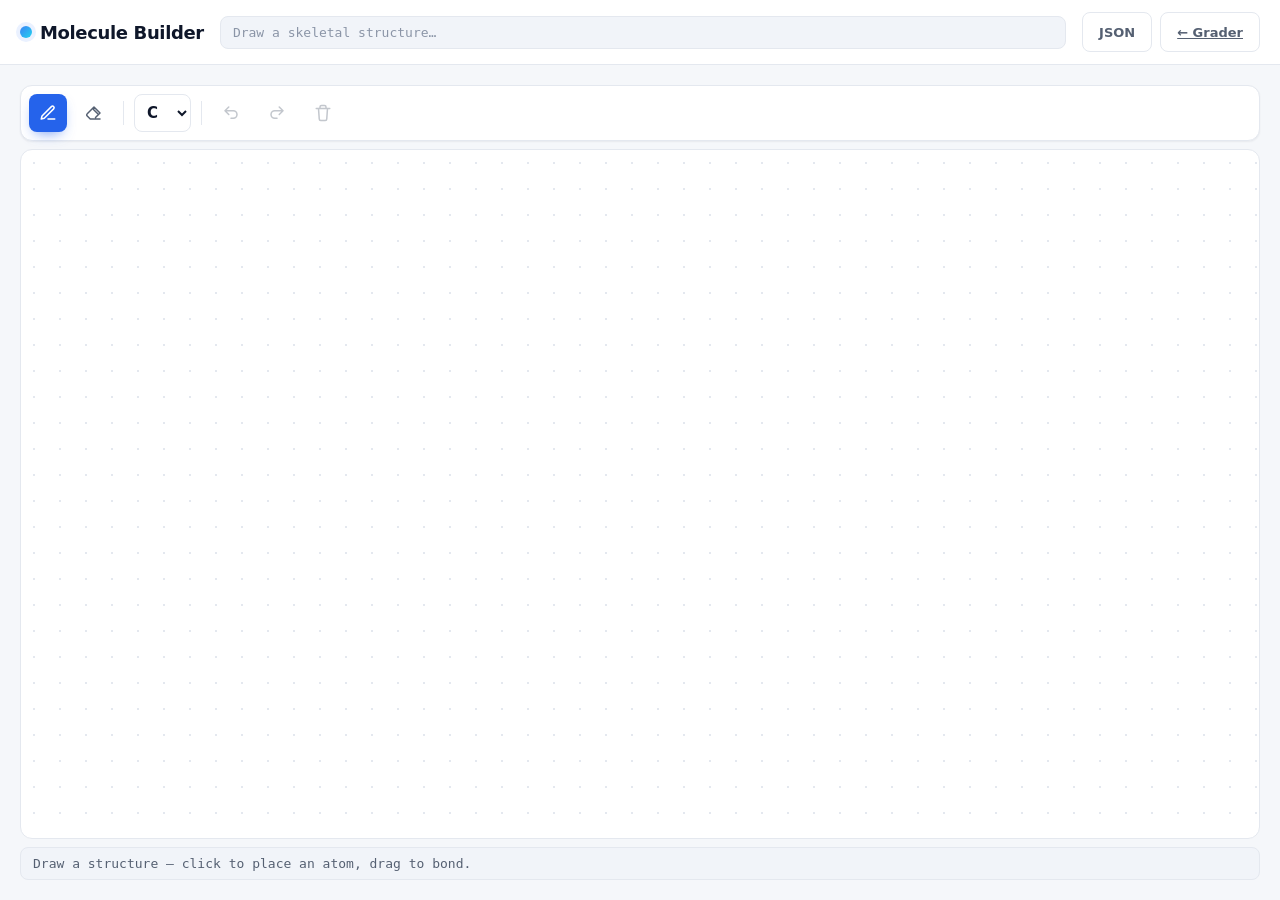
<file: chem-grader/frontend/builder.html>
<!DOCTYPE html>
<html lang="en">
<head>
<meta charset="UTF-8" />
<meta name="viewport" content="width=device-width, initial-scale=1, maximum-scale=1, user-scalable=no" />
<title>Molecule Builder</title>
<link rel="stylesheet" href="theme.css" />
<link rel="stylesheet" href="editor.css" />
<meta name="theme-color" content="#2563eb" />
<meta name="apple-mobile-web-app-capable" content="yes" />
<link rel="manifest" href="manifest.webmanifest" />
<link rel="icon" href="icon.svg" />
<link rel="apple-touch-icon" href="icon.svg" />
<style>
  * { box-sizing: border-box; }
  html, body { height: 100%; margin: 0; }
  body { font-family: var(--font); color: var(--ink); background: var(--bg); overflow: hidden; }
  #root { height: 100vh; }
  .mb-app { display: flex; flex-direction: column; height: 100vh; }
  .mb-head { display: flex; align-items: center; gap: var(--space-4); padding: var(--space-3) var(--space-5); background: var(--surface); border-bottom: 1px solid var(--border); flex: none; }
  .mb-brand { font-weight: 800; letter-spacing: -0.02em; font-size: var(--text-lg); display: flex; align-items: center; gap: var(--space-2); }
  .mb-dot { width: 12px; height: 12px; border-radius: 50%; background: linear-gradient(135deg, #3b82f6, #22d3ee); box-shadow: 0 0 0 4px var(--accent-soft); }
  .mb-readout { flex: 1; font-family: var(--mono); font-size: var(--text-sm); background: var(--surface-2); border: 1px solid var(--border); border-radius: var(--radius-sm); padding: var(--space-2) var(--space-3); overflow: hidden; text-overflow: ellipsis; white-space: nowrap; }
  .mb-muted { color: var(--faint); }
  .mb-err { color: var(--err); }
  .mb-head-actions { display: flex; gap: var(--space-2); }
  .mb-stage { position: relative; flex: 1; min-height: 0; padding: var(--space-5); }
  .mb-json { position: absolute; top: calc(var(--space-5) + 8px); right: calc(var(--space-5) + 8px); width: 320px; max-height: 70vh; display: flex; flex-direction: column; overflow: hidden; box-shadow: var(--shadow-md); }
  .mb-json-head { display: flex; align-items: center; justify-content: space-between; padding: var(--space-2) var(--space-3); border-bottom: 1px solid var(--border); font-size: var(--text-xs); font-weight: 700; color: var(--muted); text-transform: uppercase; letter-spacing: .04em; }
  .mb-json pre { margin: 0; padding: var(--space-3); overflow: auto; font-family: var(--mono); font-size: var(--text-xs); line-height: 1.5; color: #1e293b; }
  @media (max-width: 620px) { .mb-json { right: 10px; left: 10px; width: auto; } .mb-readout { display: none; } }
</style>
</head>
<body>
<div id="root"></div>

<script src="vendor/react.production.min.js"></script>
<script src="vendor/react-dom.production.min.js"></script>
<script src="editor.js"></script>
<script src="builder.js"></script>
<script>
  if ("serviceWorker" in navigator) {
    window.addEventListener("load", () => navigator.serviceWorker.register("service-worker.js").catch(() => {}));
  }
</script>
</body>
</html>
</file>
<file: web/mechgrader/app.css>
/* app.css — self-contained styles for the MechGrader standalone page + the shared
 * editor/overlay. No external stylesheet dependency (so the SAME bundle drops
 * into Anki's webview or an Android WebView). Tokens follow WCAG AA contrast.
 */
:root {
  /* ── COLOR: single source of truth — Burnt Orange + White (WCAG AA) ── */
  --bg: #FFFFFF;            /* app background */
  --surface: #FFFFFF;       /* cards */
  --surface-2: #FFF7F2;     /* subtle warm panel tint */
  --border: #F0E0D6;        /* hairline borders */
  --primary: #C2410C;       /* burnt orange — primary actions, active states */
  --primary-hover: #9A3412; /* darker burnt orange for hover/pressed */
  --primary-soft: #FDE9DD;  /* soft orange fill for chips/badges/highlights */
  --text: #1C1917;          /* near-black warm text */
  --text-muted: #78716C;    /* secondary text */
  --code-bg: #1C1917;       /* JSON block stays dark for contrast */
  --code-text: #FDE9DD;     /* warm off-white for JSON text */
  --success: #15803D;
  --error: #B91C1C;

  /* aliases: existing rules read these, so the palette above is the ONE source */
  --ink: var(--text);
  --muted: var(--text-muted);
  --faint: #A8A29E;          /* warm gray for atom-index labels */
  --accent: var(--primary);
  --accent-strong: var(--primary-hover);
  --accent-soft: var(--primary-soft);
  --accent-ink: #ffffff;
  --ok: var(--success);   --ok-soft: #E8F3EC;
  --warn: var(--primary); --warn-soft: var(--primary-soft); /* keep the only accent orange */
  --err: var(--error);    --err-soft: #FBE9E9;

  --font: -apple-system, BlinkMacSystemFont, "Segoe UI", system-ui, sans-serif;
  --mono: ui-monospace, SFMono-Regular, Menlo, monospace;
  --text-xs: 12px; --text-sm: 13px; --text-base: 15px;
  --text-lg: 18px; --text-xl: 22px; --text-2xl: 28px;

  --space-1: 4px; --space-2: 8px; --space-3: 12px; --space-4: 16px;
  --space-5: 20px; --space-6: 24px; --space-7: 32px; --space-8: 48px;

  /* 12px cards · 8px buttons/inputs/chips · soft shadows only */
  --radius-sm: 8px; --radius: 12px; --radius-lg: 16px; --radius-pill: 999px;
  --shadow-sm: 0 1px 3px rgba(0, 0, 0, .06);
  --shadow-md: 0 10px 30px -14px rgba(28, 25, 23, .18), 0 1px 3px rgba(0, 0, 0, .06);
  --focus-ring: 0 0 0 3px rgba(194, 65, 12, .35);
  --tap: 44px;
}

* { box-sizing: border-box; }
html, body { margin: 0; }
body {
  background: var(--bg);
  color: var(--ink);
  font: var(--text-base)/1.5 var(--font);
}

/* ── primitives ── */
.btn {
  display: inline-flex; align-items: center; justify-content: center; gap: var(--space-2);
  min-height: var(--tap); padding: 0 var(--space-4);
  border: 1px solid var(--border); border-radius: var(--radius-sm);
  background: var(--surface); color: var(--primary);   /* secondary: white bg, primary text */
  font: 700 var(--text-sm)/1 var(--font); cursor: pointer;
  transition: background .15s, border-color .15s, box-shadow .15s, transform .06s, color .15s;
}
.btn:hover { background: var(--primary-soft); border-color: var(--primary); }
.btn:active { transform: translateY(1px); }
.btn:disabled { opacity: .45; cursor: not-allowed; }
.btn-primary { background: var(--primary); border-color: var(--primary); color: var(--accent-ink); }
.btn-primary:hover { background: var(--primary-hover); border-color: var(--primary-hover); }
.btn-ghost { background: transparent; color: var(--primary); border-color: transparent; }
.btn-ghost:hover { background: var(--primary-soft); color: var(--primary-hover); }

.card {
  background: var(--surface); border: 1px solid var(--border);
  border-radius: var(--radius); box-shadow: var(--shadow-sm);
}

.input, .select {
  min-height: var(--tap); padding: 0 var(--space-3);
  border: 1px solid var(--border); border-radius: var(--radius-sm);
  background: var(--surface); color: var(--ink); font: 500 var(--text-sm)/1 var(--font);
}
.input:hover, .select:hover { border-color: var(--primary); }
.input:focus-visible, .select:focus-visible { border-color: var(--primary); }
input[type="radio"], input[type="checkbox"] { accent-color: var(--primary); width: 18px; height: 18px; }

.badge {
  display: inline-flex; align-items: center; gap: 4px; padding: 3px 10px;
  border-radius: var(--radius-pill); font: 700 var(--text-xs)/1.6 var(--font);
  border: 1px solid transparent;
}
.badge-ok { background: var(--ok-soft); color: var(--ok); }
.badge-warn { background: var(--warn-soft); color: var(--warn); }
.badge-err { background: var(--err-soft); color: var(--err); }

kbd {
  font: 600 var(--text-xs)/1 var(--mono);
  padding: 3px 6px; border: 1px solid var(--border); border-bottom-width: 2px;
  border-radius: 6px; background: var(--surface); color: var(--ink);
}
.muted { color: var(--muted); }
.grow { flex: 1 1 auto; }

:focus-visible { outline: none; box-shadow: var(--focus-ring); border-radius: var(--radius-sm); }
@media (prefers-reduced-motion: reduce) {
  * { transition-duration: .001ms !important; animation-duration: .001ms !important; }
}

/* ── page chrome ── */
.topbar {
  display: flex; align-items: center; justify-content: space-between; gap: var(--space-4);
  padding: var(--space-4) var(--space-6);
  background: var(--surface); border-bottom: 1px solid var(--border);
}
.brand { display: flex; align-items: center; gap: var(--space-3); }
.brand-mark {
  display: inline-flex; align-items: center; justify-content: center;
  width: 40px; height: 40px; border-radius: var(--radius);
  background: var(--accent-soft); color: var(--accent); font-size: 24px;
}
.brand h1 { margin: 0; font-size: var(--text-xl); }
.tagline { margin: 2px 0 0; color: var(--muted); font-size: var(--text-sm); }

.wrap {
  display: grid; grid-template-columns: minmax(0, 1.55fr) minmax(300px, 1fr);
  gap: var(--space-6); padding: var(--space-6);
  max-width: 1280px; margin: 0 auto; align-items: start;
}
@media (max-width: 900px) { .wrap { grid-template-columns: 1fr; } }

.footbar {
  display: flex; flex-wrap: wrap; align-items: center; justify-content: space-between;
  gap: var(--space-3); padding: var(--space-4) var(--space-6);
  border-top: 1px solid var(--border); background: var(--surface);
}
.shortcuts { display: flex; gap: var(--space-4); flex-wrap: wrap; align-items: center; font-size: var(--text-sm); }
.honesty { font-size: var(--text-xs); max-width: 60ch; }

/* ── editor column ── */
.mech-editor { display: flex; flex-direction: column; gap: var(--space-4); }

.mech-prompt {
  display: flex; align-items: flex-start; gap: var(--space-3);
  padding: var(--space-4);
}
.mech-pin {
  flex: 0 0 auto; align-self: flex-start;
  background: var(--accent-soft); color: var(--accent);
  font: 700 var(--text-xs)/1.6 var(--font); text-transform: uppercase; letter-spacing: .04em;
  padding: 3px 10px; border-radius: var(--radius-pill);
}
.mech-prompt-text { margin: 0; font-size: var(--text-base); }

.mech-help { margin: 0; color: var(--muted); font-size: var(--text-sm); line-height: 1.5; }
.mech-help b { color: var(--ink); font-weight: 700; }

/* quick-insert fragment chips (make "writing a reaction" one-tap) */
.mech-frag-palette { display: flex; flex-wrap: wrap; gap: var(--space-2); padding-top: var(--space-1); }
.mech-frag {
  min-height: 40px; padding: 0 var(--space-3);
  border: 1px solid var(--border); border-radius: var(--radius-sm);
  background: var(--surface); color: var(--text);
  font: 600 var(--text-sm)/1 var(--font); cursor: pointer;
  transition: background .12s, border-color .12s, color .12s;
}
.mech-frag:hover, .mech-frag[aria-pressed="true"] { border-color: var(--primary); color: var(--primary); background: var(--primary-soft); }
.mech-frag:active { transform: translateY(1px); }

/* ── structure drawer (draw.js) ── */
.mech-draw-mol { min-height: 32px; font-size: var(--text-xs); }
.draw-dialog {
  border: none; border-radius: var(--radius-lg); padding: 0; width: min(680px, 94vw);
  box-shadow: var(--shadow-md); color: var(--ink);
}
.draw-dialog::backdrop { background: rgba(15, 23, 42, .45); }
.draw-dialog-bar {
  display: flex; align-items: center; gap: var(--space-3);
  padding: var(--space-3) var(--space-4); border-bottom: 1px solid var(--border);
}
.draw-dialog-title { font: 700 var(--text-base)/1.2 var(--font); }
.draw-root { display: flex; flex-direction: column; gap: var(--space-3); padding: var(--space-4); }
.draw-toolbar { display: flex; flex-wrap: wrap; gap: var(--space-2); align-items: center; }
.draw-el {
  min-width: 38px; min-height: 34px; padding: 0 var(--space-2);
  border: 1px solid var(--border); border-radius: var(--radius-sm);
  background: var(--surface); color: var(--ink); font: 700 var(--text-sm)/1 var(--mono); cursor: pointer;
}
.draw-el[aria-pressed="true"] { background: var(--accent); border-color: var(--accent); color: var(--accent-ink); }
.draw-charge { display: inline-flex; align-items: center; gap: var(--space-1); margin-left: var(--space-2); }
.draw-charge-val { min-width: 26px; text-align: center; font: 700 var(--text-sm)/1 var(--mono); }
.draw-mini { min-width: 32px; min-height: 32px; padding: 0; }
.draw-svg {
  width: 100%; aspect-ratio: 620 / 360; border: 1px solid var(--border);
  border-radius: var(--radius); background: var(--surface-2); cursor: crosshair;
}
.draw-bond { stroke: var(--ink); stroke-width: 2.5; stroke-linecap: round; }
.draw-atom-bg { fill: var(--surface); }
.draw-atom-sel { fill: var(--accent); opacity: .25; }
.draw-atom-el { font: 700 18px var(--font); }
.draw-atom-charge { font: 700 12px var(--mono); fill: var(--err); }
.draw-atom-id { font: 500 9px var(--mono); fill: var(--faint); }
.draw-empty { fill: var(--muted); font: 500 15px var(--font); }
.draw-controls { display: flex; flex-wrap: wrap; gap: var(--space-2); align-items: center; }
.draw-sel { min-height: 34px; min-width: 64px; }
.draw-ctrl-sep { color: var(--muted); font: 600 var(--text-xs)/1 var(--font); text-transform: uppercase; letter-spacing: .04em; }
.draw-readout {
  padding: var(--space-2) var(--space-3); border-radius: var(--radius-sm);
  background: var(--code-bg); color: var(--code-text); font: 600 var(--text-sm)/1.4 var(--mono); word-break: break-all;
}

/* how-it-works strip under the header */
.howto {
  max-width: 1280px; margin: 0 auto; padding: var(--space-3) var(--space-6);
  color: var(--muted); font-size: var(--text-sm); line-height: 1.6;
}
.howto b { color: var(--ink); }

.mech-workspace { padding: var(--space-4); display: flex; flex-direction: column; gap: var(--space-3); }
.mech-structure-head { display: flex; align-items: baseline; justify-content: space-between; gap: var(--space-3); }
.mech-structure-title { font: 700 var(--text-sm)/1.4 var(--font); }
.mech-structure-status { color: var(--muted); font-size: var(--text-xs); text-align: right; }

.mech-structure {
  position: relative; height: 300px;
  border: 1px solid var(--border); border-radius: var(--radius);
  background:
    linear-gradient(var(--surface-2) 0 0) padding-box,
    repeating-linear-gradient(0deg, transparent, transparent 23px, var(--primary-soft) 24px),
    repeating-linear-gradient(90deg, transparent, transparent 23px, var(--primary-soft) 24px);
  overflow: hidden;
}
.ketcher-slot { position: absolute; inset: 0; }
.mech-structure-svg { position: absolute; inset: 0; width: 100%; height: 100%; }
.mech-arrow-overlay { position: absolute; inset: 0; width: 100%; height: 100%; cursor: crosshair; }

/* structure (fallback depiction) */
.mech-bond { stroke: var(--ink); stroke-width: 2; stroke-linecap: round; }
.mech-atom-bg { fill: var(--surface); }
.mech-atom-label { font: 700 20px var(--font); }
.mech-atom-index { font: 500 10px var(--mono); fill: var(--faint); }
.mech-structure-empty { fill: var(--muted); font: 500 16px var(--font); }

/* anchors + arrows (overlay) */
.mech-anchor { fill: var(--accent); }
.mech-anchor-atom { fill: var(--accent); opacity: .35; }
.mech-anchor-bond { fill: var(--accent); opacity: .8; }
.mech-anchor-lp { fill: var(--warn); }
.mech-anchor-hover { fill: var(--accent); opacity: .18; }
.mech-anchor-pending { fill: var(--accent); opacity: .3; stroke: var(--accent); stroke-width: 1.5; }
.mech-arrow { color: var(--accent); stroke: var(--accent); stroke-width: 3; }
.mech-arrow-selected { color: var(--err); stroke: var(--err); stroke-width: 3.5; }
.mech-arrow-note { fill: var(--muted); font: 500 12px var(--font); }

/* keyboard-accessible arrow controls */
.mech-arrow-controls { display: flex; flex-wrap: wrap; gap: var(--space-3); align-items: end; }
.mech-field { display: flex; flex-direction: column; gap: var(--space-1); font: 600 var(--text-xs)/1.4 var(--font); color: var(--muted); }
.mech-field .select { min-width: 150px; }

.mech-arrow-list { list-style: none; margin: 0; padding: 0; display: flex; flex-direction: column; gap: var(--space-2); }
.mech-arrow-item {
  display: flex; align-items: center; justify-content: space-between; gap: var(--space-3);
  padding: var(--space-2) var(--space-3); border: 1px solid var(--border); border-radius: var(--radius-sm);
  background: var(--surface-2);
}
.mech-arrow-text { font: 600 var(--text-sm)/1.3 var(--mono); }
.mech-arrow-remove { min-height: 32px; padding: 0 var(--space-3); }
.mech-arrow-empty { color: var(--muted); font-size: var(--text-sm); padding: var(--space-2) 0; }

/* steps */
.mech-h2 { margin: 0; font-size: var(--text-lg); }
.mech-steps-wrap { display: flex; flex-direction: column; gap: var(--space-3); }
.mech-steps-head { display: flex; align-items: center; justify-content: space-between; }
.mech-steps { display: flex; flex-direction: column; gap: var(--space-3); }

.mech-step { padding: var(--space-4); display: flex; flex-direction: column; gap: var(--space-3); }
.mech-step.is-active { border-color: var(--primary); background: var(--surface-2); box-shadow: 0 0 0 2px var(--primary); }
.mech-step-head { display: flex; align-items: center; justify-content: space-between; }
.mech-step-active { display: inline-flex; align-items: center; gap: var(--space-2); font-weight: 700; cursor: pointer; }
.mech-step-remove { min-height: 32px; }

.mech-molgroup { display: flex; flex-direction: column; gap: var(--space-2); }
.mech-molgroup-head { display: flex; align-items: center; justify-content: space-between; }
.mech-molgroup-head span { font: 700 var(--text-xs)/1.6 var(--font); text-transform: uppercase; letter-spacing: .04em; color: var(--muted); }
.mech-add-mol, .mech-add-step { min-height: 32px; font-size: var(--text-xs); }
.mech-mol-list { list-style: none; margin: 0; padding: 0; display: flex; flex-direction: column; gap: var(--space-2); }
.mech-mol-row { display: flex; gap: var(--space-2); }
.mech-mol-row .mech-smiles { flex: 1 1 auto; font-family: var(--mono); }
.mech-mol-remove { flex: 0 0 auto; min-width: 40px; }
.mech-step-arrows-summary { font-size: var(--text-xs); color: var(--muted); }

.mech-actions { display: flex; justify-content: flex-end; }
.mech-submit { min-width: 160px; }

/* ── output column ── */
.output-col { display: flex; flex-direction: column; gap: var(--space-4); position: sticky; top: var(--space-4); }
.panel { padding: var(--space-4); display: flex; flex-direction: column; gap: var(--space-3); }
.panel-head { display: flex; align-items: center; justify-content: space-between; gap: var(--space-3); }
.panel-hint { color: var(--muted); font-size: var(--text-xs); }

.grade-box { display: flex; flex-direction: column; gap: var(--space-2); }
.grade-line { display: flex; align-items: center; gap: var(--space-2); font-weight: 700; }
.grade-summary { margin: 0; }
.grade-engine { margin: 0; font-size: var(--text-xs); display: flex; align-items: center; gap: var(--space-2); }

.json-details { border-top: 1px solid var(--border); padding-top: var(--space-2); }
.json-details summary { cursor: pointer; font: 700 var(--text-sm)/1.4 var(--font); color: var(--muted); }
.json-pre {
  margin: var(--space-2) 0 0; padding: var(--space-3);
  background: var(--code-bg); color: var(--code-text); border-radius: var(--radius-sm);
  font: 500 var(--text-sm)/1.5 var(--mono); overflow: auto; max-height: 340px;
}
.reference-box { display: flex; flex-direction: column; gap: var(--space-2); }
.ref-readable h3 { margin: var(--space-2) 0 var(--space-1); font-size: var(--text-sm); }
.ref-readable p { margin: 0; font: 500 var(--text-sm)/1.5 var(--mono); }

/* ─────────────────────────────────────────────────────────────────────────
   Flashcard deck (Part 2): FRONT (prompt) → FLIP → GRADE → CONTINUE.
   One MechEditor instance lives in the back face; phases gate visibility.
   ───────────────────────────────────────────────────────────────────────── */
.deck {
  max-width: 1180px; margin: 0 auto; padding: var(--space-5) var(--space-6) var(--space-6);
  display: flex; flex-direction: column; gap: var(--space-4);
}

/* progress + navigation */
.deck-progress { display: flex; flex-direction: column; gap: var(--space-2); }
.deck-progress-row { display: flex; align-items: center; justify-content: space-between; gap: var(--space-3); flex-wrap: wrap; }
.deck-count { font: 700 var(--text-sm)/1 var(--font); color: var(--text-muted); }
.deck-nav { display: flex; gap: var(--space-2); }
.deck-nav .btn { min-width: 84px; }
.deck-bar { height: 6px; border-radius: var(--radius-pill); background: var(--primary-soft); overflow: hidden; }
.deck-bar-fill { height: 100%; width: 0; background: var(--primary); border-radius: inherit; transition: width .3s ease; }

/* the flip container */
.flashcard { perspective: 1400px; }
.flashcard-inner { position: relative; transform-origin: center; }
.flashcard.flipping .flashcard-inner { animation: card-flip .4s ease both; }
@keyframes card-flip {
  0%     { transform: rotateY(0deg); }
  49.99% { transform: rotateY(90deg); }
  50%    { transform: rotateY(-90deg); }
  100%   { transform: rotateY(0deg); }
}

/* FRONT face — big centered prompt + a single primary Flip button (card-framed) */
.face-front {
  min-height: 48vh;
  display: flex; flex-direction: column; align-items: center; justify-content: center;
  gap: var(--space-5); text-align: center; padding: var(--space-8) var(--space-6);
  background: var(--surface); border: 1px solid var(--border);
  border-radius: var(--radius); box-shadow: var(--shadow-sm);
}
.face-front .mech-pin { align-self: center; }
.prompt-big {
  margin: 0; max-width: 42ch; color: var(--text); font-weight: 600;
  font-size: clamp(20px, 3.2vw, 30px); line-height: 1.35;
}
.flip-btn { min-width: 200px; min-height: 52px; font-size: var(--text-base); }
.flip-hint { margin: 0; font-size: var(--text-sm); }

/* BACK face — the working area: editor (left) + outputs (right) */
.face-back {
  display: grid; grid-template-columns: minmax(0, 1.55fr) minmax(300px, 1fr);
  gap: var(--space-5); align-items: start; padding: var(--space-5);
}
.face-back .output-col { position: static; }
@media (max-width: 900px) { .face-back { grid-template-columns: 1fr; } }

/* phase gating: front vs working vs graded */
.flashcard[data-phase="front"] .face-back { display: none; }
.flashcard[data-phase="back"]  .face-front,
.flashcard[data-phase="graded"] .face-front { display: none; }
.result-panel, .reference-panel, .continue-bar { display: none; }
.flashcard[data-phase="graded"] .result-panel,
.flashcard[data-phase="graded"] .reference-panel { display: flex; }
.flashcard[data-phase="graded"] .continue-bar { display: flex; }

.continue-bar { gap: var(--space-3); align-items: center; justify-content: flex-end; flex-wrap: wrap; }
.continue-bar .btn-primary { min-width: 150px; }

/* verdict emphasis uses success/error (only status colors besides primary) */
.grade-pass { color: var(--success); }
.grade-fail { color: var(--error); }

/* reduced motion: the global rule zeroes the flip; JS swaps faces instantly
   (a hard cut / crossfade) instead of the 3D animation. */
@media (prefers-reduced-motion: reduce) {
  .flashcard.flipping .flashcard-inner { animation: none; }
}
</file>
<file: chem-grader/frontend/theme.css>
/* Design system for the Reaction Mechanism Grader.
 * Single source of truth for color/type/spacing tokens + a few primitives.
 * All colors chosen for WCAG AA (>=4.5:1 body text on their intended surface).
 * See .cursor/rules/frontend-design.mdc and accessibility.mdc.
 */
:root {
  /* surfaces & text */
  --bg: #f5f7fa;
  --surface: #ffffff;
  --surface-2: #f1f4f9;
  --ink: #0f172a;        /* body text */
  --muted: #556072;      /* secondary text (>=6:1 on white) */
  --faint: #8b95a7;      /* decorative/large only */
  --border: #e4e8ef;

  /* brand + status (each with a soft background for chips/callouts) */
  --accent: #2563eb;
  --accent-strong: #1d4ed8;
  --accent-ink: #ffffff;
  --accent-soft: #eaf1ff;
  --ok: #15803d;   --ok-soft: #e7f6ec;
  --warn: #b45309; --warn-soft: #fbf1e5;
  --err: #dc2626;  --err-soft: #fdecec;

  /* type scale */
  --font: -apple-system, BlinkMacSystemFont, "Segoe UI", system-ui, sans-serif;
  --mono: ui-monospace, SFMono-Regular, Menlo, monospace;
  --text-xs: 12px; --text-sm: 13px; --text-base: 15px;
  --text-lg: 18px; --text-xl: 22px; --text-2xl: 28px;

  /* spacing (4px rhythm) */
  --space-1: 4px; --space-2: 8px; --space-3: 12px; --space-4: 16px;
  --space-5: 20px; --space-6: 24px; --space-7: 32px; --space-8: 48px;

  /* radii, shadow, focus */
  --radius-sm: 8px; --radius: 12px; --radius-lg: 16px; --radius-pill: 999px;
  --shadow-sm: 0 1px 2px rgba(15, 23, 42, .06);
  --shadow-md: 0 12px 30px -12px rgba(15, 23, 42, .25), 0 2px 6px rgba(15, 23, 42, .05);
  --focus-ring: 0 0 0 3px rgba(37, 99, 235, .35);
  --tap: 40px; /* minimum interactive target */
}

/* ---- primitives ---- */
.btn {
  display: inline-flex; align-items: center; justify-content: center; gap: var(--space-2);
  min-height: var(--tap); padding: 0 var(--space-4);
  border: 1px solid var(--border); border-radius: var(--radius-sm);
  background: var(--surface); color: var(--ink);
  font: 700 var(--text-sm)/1 var(--font); cursor: pointer;
  transition: background .15s, border-color .15s, box-shadow .15s, transform .06s;
}
.btn:hover { background: var(--surface-2); }
.btn:active { transform: translateY(1px); }
.btn:disabled { opacity: .5; cursor: not-allowed; }
.btn-primary { background: var(--accent); border-color: var(--accent); color: var(--accent-ink); }
.btn-primary:hover { background: var(--accent-strong); }
.btn-ghost { background: transparent; color: var(--muted); }
.btn-ghost:hover { background: var(--surface-2); color: var(--ink); }
.btn-danger { color: var(--err); }

.card { background: var(--surface); border: 1px solid var(--border); border-radius: var(--radius); box-shadow: var(--shadow-sm); }

.input, .select {
  min-height: var(--tap); padding: 0 var(--space-3);
  border: 1px solid var(--border); border-radius: var(--radius-sm);
  background: var(--surface); color: var(--ink); font: 500 var(--text-sm)/1 var(--font);
}

.badge { display: inline-flex; align-items: center; gap: 4px; padding: 2px 10px; border-radius: var(--radius-pill); font: 700 var(--text-xs)/1.6 var(--font); }
.badge-ok { background: var(--ok-soft); color: var(--ok); }
.badge-warn { background: var(--warn-soft); color: var(--warn); }
.badge-err { background: var(--err-soft); color: var(--err); }

/* ---- accessibility helpers ---- */
:focus-visible { outline: none; box-shadow: var(--focus-ring); border-radius: var(--radius-sm); }
.sr-only {
  position: absolute; width: 1px; height: 1px; padding: 0; margin: -1px;
  overflow: hidden; clip: rect(0 0 0 0); white-space: nowrap; border: 0;
}

@media (prefers-reduced-motion: reduce) {
  * { animation-duration: .001ms !important; animation-iteration-count: 1 !important; transition-duration: .001ms !important; scroll-behavior: auto !important; }
}
</file>
<file: chem-grader/frontend/editor.css>
/* Styles for the reusable <MoleculeEditor> (editor.jsx). Uses theme.css tokens.
 * The editor fills its parent; the parent controls its height. */
.mbe-root { display: flex; flex-direction: column; height: 100%; min-height: 0; gap: var(--space-2); }

.mbe-toolbar {
  display: flex; align-items: center; gap: var(--space-2); flex-wrap: wrap;
  padding: var(--space-2); background: var(--surface); border: 1px solid var(--border);
  border-radius: var(--radius); box-shadow: var(--shadow-sm);
}
.mbe-tool {
  width: 38px; height: 38px; display: grid; place-items: center; color: var(--muted);
  border: 1px solid transparent; background: transparent; border-radius: var(--radius-sm); cursor: pointer;
  transition: background .15s, color .15s, transform .06s;
}
.mbe-tool:hover { background: var(--surface-2); color: var(--ink); }
.mbe-tool:active { transform: scale(.94); }
.mbe-tool[aria-pressed="true"] { background: var(--accent); color: var(--accent-ink); box-shadow: 0 6px 14px -6px rgba(37,99,235,.7); }
.mbe-tool:disabled { opacity: .35; cursor: not-allowed; background: transparent; }
.mbe-div { width: 1px; height: 24px; background: var(--border); margin: 0 2px; }
.mbe-el { height: 38px; border: 1px solid var(--border); border-radius: var(--radius-sm); padding: 0 var(--space-2); font: 700 var(--text-base)/1 var(--font); color: var(--ink); background: var(--surface); cursor: pointer; }

.mbe-canvas {
  flex: 1; min-height: 180px; width: 100%; display: block; touch-action: none; cursor: crosshair;
  border: 1px solid var(--border); border-radius: var(--radius); background:
    radial-gradient(var(--border) 1.1px, transparent 1.1px) 0 0 / 26px 26px, var(--surface);
}
.mbe-canvas.is-erase { cursor: not-allowed; }

.mbe-bond { stroke-width: 2.4; stroke-linecap: round; transition: stroke .12s; }
.mbe-bond-hit { stroke: transparent; stroke-width: 16; cursor: pointer; }
.mbe-atom-hit { fill: transparent; cursor: pointer; }
.mbe-label { font: 700 15px var(--font); text-anchor: middle; dominant-baseline: central; pointer-events: none; }
.mbe-sel { fill: rgba(37,99,235,.14); stroke: var(--accent); stroke-width: 1.5; }
.mbe-hover { fill: rgba(15,23,42,.06); }
.mbe-preview { stroke: var(--faint); stroke-width: 2.2; stroke-dasharray: 6 5; }
.mbe-snap { fill: rgba(37,99,235,.15); stroke: var(--accent); stroke-width: 1.5; }

.mbe-readout {
  font-family: var(--mono); font-size: var(--text-sm); color: var(--muted);
  background: var(--surface-2); border: 1px solid var(--border); border-radius: var(--radius-sm);
  padding: var(--space-2) var(--space-3); min-height: 20px; word-break: break-all;
}
.mbe-readout.ok { color: var(--ink); }
.mbe-readout.err { color: var(--err); }
.mbe-hint { font-size: var(--text-xs); color: var(--muted); }
</file>
